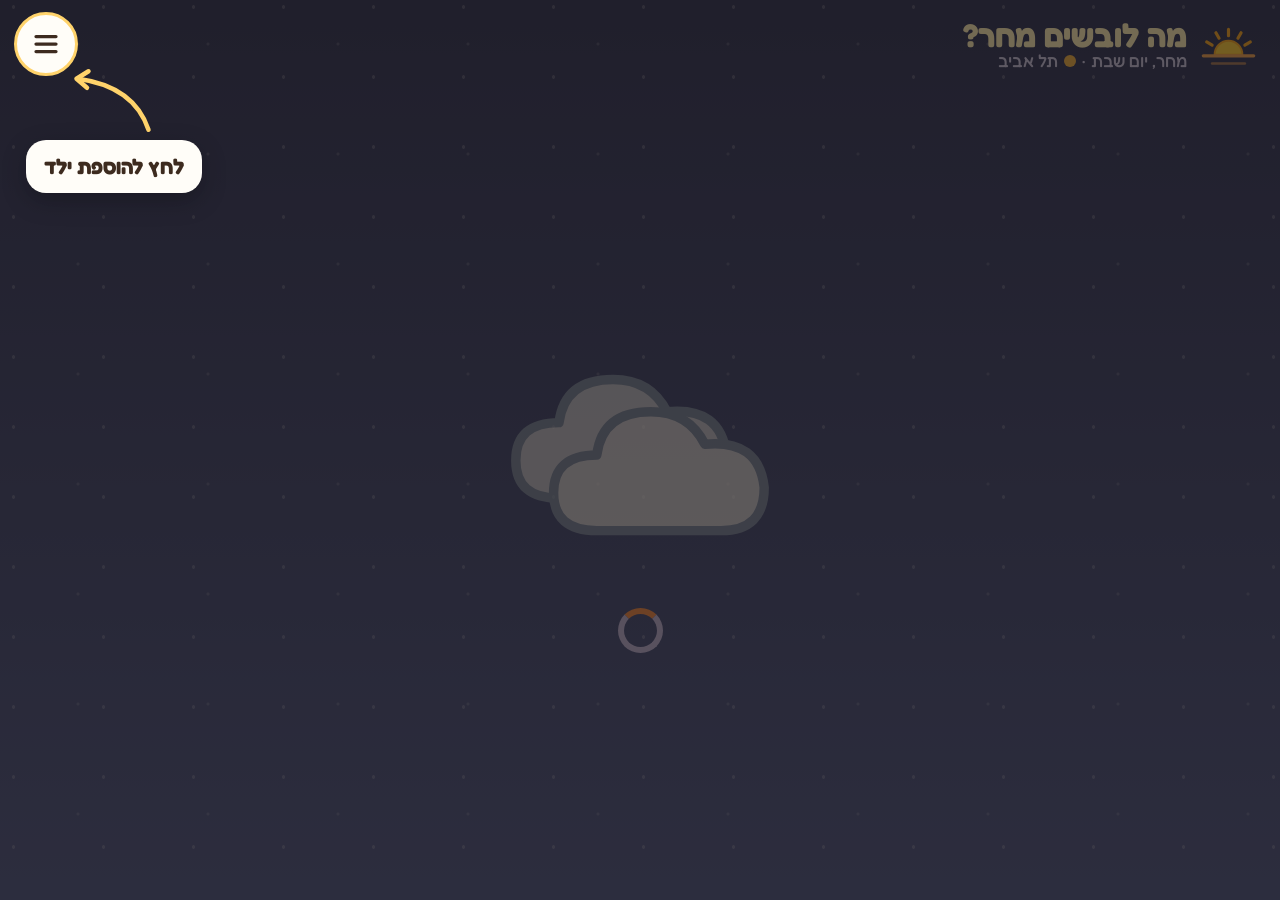
<file: index.html>
<!doctype html>
<html lang="he" dir="rtl">
<head>
  <meta charset="utf-8">
  <meta name="viewport" content="width=device-width, initial-scale=1, viewport-fit=cover">
  <title>מה לובשים היום?</title>
  <meta name="theme-color" content="#fff4e0">
  <link rel="manifest" href="manifest.webmanifest">
  <link rel="icon" href="icons/icon.svg" type="image/svg+xml">
  <link rel="apple-touch-icon" href="icons/icon-192.png">
  <link rel="preconnect" href="https://fonts.googleapis.com">
  <link rel="preconnect" href="https://fonts.gstatic.com" crossorigin>
  <link href="https://fonts.googleapis.com/css2?family=Fredoka:wght@500;700&display=swap" rel="stylesheet">
  <link rel="stylesheet" href="style.css">
</head>
<body>
  <div id="app"></div>
  <script type="module" src="js/app.js"></script>
</body>
</html>
</file>
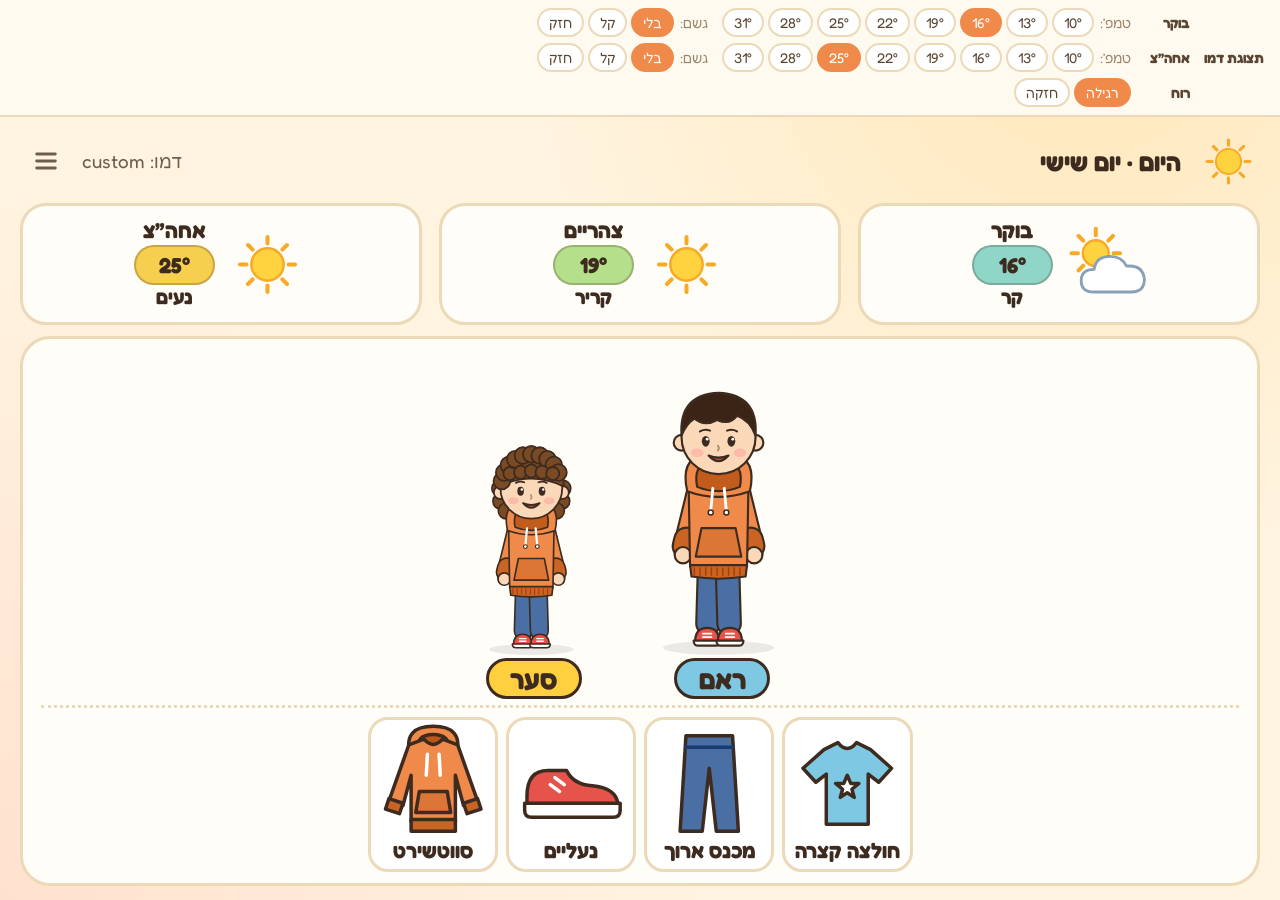
<file: demo.html>
<!doctype html>
<html lang="he" dir="rtl">
<head>
<meta charset="utf-8">
<meta name="viewport" content="width=device-width, initial-scale=1, viewport-fit=cover">
<title>מה לובשים היום?</title>
<meta name="claude:viewport-fit-sides" content="cover">
<link rel="preconnect" href="https://fonts.googleapis.com">
<link rel="preconnect" href="https://fonts.gstatic.com" crossorigin>
<link href="https://fonts.googleapis.com/css2?family=Fredoka:wght@500;700&display=swap" rel="stylesheet">
<style>
:root {
  --ink: #3d2b1f;
  --paper: #fff4e0;
  --card: #fffdf8;
  --edge: #ecd9b8;
  --muted: #9c8468;
  --accent: #f08a4b;
}

* { box-sizing: border-box; }

html, body {
  margin: 0;
  height: 100%;
  overflow: hidden;
  font-family: 'Fredoka', 'Varela Round', system-ui, sans-serif;
  color: var(--ink);
  -webkit-tap-highlight-color: transparent;
  user-select: none;
}

body {
  background:
    radial-gradient(circle at 85% 0%, #ffe7b8 0, transparent 40%),
    radial-gradient(circle at 0% 100%, #ffe1cf 0, transparent 45%),
    var(--paper);
  transition: background 1s;
}

body.tomorrow {
  --paper: #2f3c6e;
  --card: #f4f2ff;
  --edge: #b9b3e0;
  background:
    radial-gradient(circle at 15% 10%, rgba(255,255,255,.18) 0 1.5px, transparent 2px) 0 0 / 90px 70px,
    radial-gradient(circle at 60% 40%, rgba(255,255,255,.14) 0 1px, transparent 2px) 0 0 / 130px 110px,
    linear-gradient(#26305c, #46558c);
}

#app {
  flex: 1;
  min-height: 0;
  display: flex;
  flex-direction: column;
  gap: 1.2vh;
  padding: max(1.4vh, env(safe-area-inset-top)) 1.6vw 1.6vh;
}

/* ---------- header ---------- */
.top {
  display: flex;
  align-items: center;
  justify-content: space-between;
  height: 7vh;
  min-height: 40px;
}
.day-badge {
  white-space: nowrap;
  display: flex;
  align-items: center;
  gap: .6em;
  height: 100%;
  font-size: clamp(16px, 2.8vh, 30px);
  font-weight: 700;
}
.day-badge .wx-svg { height: 100%; width: auto; }
.tomorrow .day-badge { color: #fff4c2; }
.where {
  display: flex;
  align-items: center;
  gap: .5em;
  color: var(--ink);
  opacity: .75;
  font-size: clamp(14px, 2.1vh, 20px);
}
.tomorrow .where { color: #c7c9ec; }
.stale { width: .7em; height: .7em; border-radius: 50%; background: #f0b44b; display: inline-block; }
.gear {
  border: 0;
  background: none;
  color: inherit;
  width: 52px;
  height: 52px;
  padding: 12px;
  border-radius: 14px;
  cursor: pointer;
  display: grid;
  place-items: center;
}
.gear svg { width: 100%; height: 100%; fill: none; stroke: currentColor; stroke-width: 2.4; stroke-linecap: round; }
.gear:hover, .gear:focus-visible { background: rgba(61,43,31,.08); }
.gear:focus-visible { outline: 3px solid var(--accent); outline-offset: 2px; }

/* ---------- timeline: morning / noon / evening ---------- */
.timeline {
  display: grid;
  grid-template-columns: repeat(3, 1fr);
  gap: 1.4vw;
  height: 13.5vh;
  min-height: 88px;
}
.phase {
  display: flex;
  align-items: center;
  justify-content: center;
  gap: 1vw;
  min-width: 0;
  padding: 1vh 1vw;
  border-radius: 26px;
  background: var(--card);
  border: 3px solid var(--edge);
}
.phase .sky-svg { height: clamp(28px, 7vh, 70px); width: auto; flex: none; }
.phase .wx-svg { height: clamp(40px, 9vh, 100px); width: auto; flex: none; }
.ptext { display: flex; flex-direction: column; align-items: center; gap: .4vh; }
.pname { font-weight: 700; font-size: clamp(14px, 2.4vh, 26px); line-height: 1; }
.tchip {
  min-width: 9vh;
  height: 4.4vh;
  min-height: 22px;
  padding: 0 .6em;
  border-radius: 99px;
  border: 2.5px solid rgba(61,43,31,.25);
  font-weight: 700;
  font-size: clamp(13px, 2.4vh, 26px);
  display: grid;
  place-items: center;
}
.pfeel { font-weight: 700; font-size: clamp(13px, 2.2vh, 24px); line-height: 1; }
.pop { font-size: clamp(12px, 2vh, 20px); color: #1f6fbf; font-weight: 700; line-height: 1; }

/* ---------- the scene: all kids together ---------- */
.scene {
  flex: 1;
  min-height: 0;
  display: flex;
  flex-direction: column;
  background: var(--card);
  border: 3px solid var(--edge);
  border-radius: 30px;
  padding: 1.4vh 1.4vw 1.2vh;
}
.scene-body {
  flex: 1;
  min-height: 0;
  container-type: size; /* figures are sized from this box's height */
  display: flex;
  align-items: stretch;
  justify-content: center;
  gap: 3vw;
}
.figs {
  flex: 0 1 auto;
  min-width: 0;
  display: flex;
  align-items: stretch;
  justify-content: center;
  gap: 1.5vw;
}
.fig {
  flex: 0 1 auto;
  min-width: 0;
  display: flex;
  flex-direction: column;
  align-items: center;
}
.fig-art {
  flex: 1 1 0;
  min-height: 0;
  display: flex;
  align-items: flex-end;
  justify-content: center;
}
.fig-name {
  flex: none;
  margin-top: .4vh;
  font-weight: 700;
  font-size: clamp(16px, 3vh, 32px);
  padding: .05em .8em;
  border-radius: 99px;
  background: var(--c);
  border: 3px solid var(--ink);
}
.kid-svg {
  /* full scene height minus room for the name tag, scaled by age */
  height: calc((100cqh - 56px) * var(--h, 100) / 100);
  width: auto;
  max-width: 100%;
  aspect-ratio: 270 / 410;
}
.kid-svg.tall { aspect-ratio: 270 / 470; }

/* the bag: items needed later, going into the backpack */
.bag {
  flex: none;
  align-self: center;
  display: flex;
  flex-direction: column;
  align-items: center;
  gap: 1vh;
  padding: 1.6vh 1.2vw;
  border: 3px dashed #e7b77a;
  border-radius: 26px;
  background: #fff6ea;
  max-width: 45%;
}
.bag-title { font-weight: 700; font-size: clamp(14px, 2.4vh, 26px); color: #b5702f; }
.bag-items { display: flex; flex-wrap: wrap; justify-content: center; gap: 1vh; }
.card {
  width: clamp(56px, 12vh, 130px);
  display: flex;
  flex-direction: column;
  align-items: center;
  background: #fff;
  border: 3px solid var(--edge);
  border-radius: 20px;
  padding: 4px;
}
.card .item-svg { width: 100%; height: auto; }
.clabel { font-size: clamp(11px, 1.8vh, 18px); line-height: 1.1; text-align: center; padding-bottom: 2px; }
.bag-arrow { font-size: clamp(18px, 3.4vh, 36px); color: #e7b77a; line-height: 1; }
.bag-icon { width: clamp(60px, 14vh, 150px); display: flex; }
.bag-icon svg { width: 100%; height: auto; }

/* scale with the scene's height so the panel never spills onto the cards */
.bag { max-height: 100%; gap: min(1vh, 2cqh); padding-block: min(1.6vh, 3cqh); }
.bag .card { width: clamp(44px, min(10vh, 24cqh), 110px); }
.bag .bag-icon { width: clamp(40px, min(11vh, 24cqh), 120px); }
.bag .bag-title { font-size: clamp(13px, min(2.4vh, 6cqh), 26px); }
.bag .bag-arrow { font-size: clamp(14px, min(3.4vh, 7cqh), 36px); }

/* what to wear, as cards under the figure */
.items {
  flex: none;
  display: flex;
  flex-wrap: nowrap;
  justify-content: center;
  gap: .6vw;
  padding-top: 1vh;
  margin-top: .6vh;
  border-top: 3px dotted var(--edge);
}
.items .card { width: auto; flex: 0 1 clamp(70px, 14.5vh, 160px); min-width: min-content; }
.items .clabel { font-size: clamp(13px, 2.3vh, 22px); font-weight: 700; }



.empty {
  flex: 1;
  display: grid;
  place-items: center;
  align-content: center;
  gap: 2vh;
}
.empty .wx-svg { width: 30vh; opacity: .7; }
.spinner {
  width: 5vh; height: 5vh;
  border: .7vh solid var(--edge);
  border-top-color: var(--accent);
  border-radius: 50%;
  animation: spin 1s linear infinite;
}
@keyframes spin { to { transform: rotate(360deg); } }

/* ---------- night dimming ---------- */
body.night::after {
  content: '';
  position: fixed;
  inset: 0;
  background: #000;
  opacity: .5;
  pointer-events: none;
  transition: opacity 2s;
}

/* ---------- settings ---------- */
.settings {
  position: fixed;
  inset: 0;
  z-index: 10;
  background: rgba(40, 28, 18, .55);
  display: grid;
  place-items: center;
  user-select: text;
}
.panel {
  width: min(960px, 94vw);
  max-height: 94vh;
  max-height: 94dvh;
  overscroll-behavior: contain;
  overflow: auto;
  background: #fffdf8;
  border-radius: 24px;
  padding: 20px 24px;
  font-size: 18px;
  color: var(--ink);
}
.panel h2 { margin: 0 0 12px; }
fieldset { min-width: 0; border: 2px solid var(--edge); border-radius: 16px; margin: 0 0 14px; padding: 10px 14px 14px; }
legend { font-weight: 700; padding: 0 6px; }
.panel label { display: flex; align-items: center; justify-content: space-between; gap: 10px; margin: 8px 0; }
.panel input, .panel select, .panel button {
  font: inherit;
  font-size: 17px;
  padding: 6px 10px;
  border: 2px solid var(--edge);
  border-radius: 12px;
  background: #fff;
  color: var(--ink);
}
.panel input[type=number] { width: 80px; }
.panel .row { display: flex; align-items: center; gap: 8px; flex-wrap: wrap; margin: 8px 0; }
.panel .row > span { min-width: 52px; }
.pill.on { background: var(--accent); border-color: var(--accent); color: #fff; }
.sw { width: 34px; height: 34px; padding: 0 !important; border-radius: 50% !important; border: 3px solid #fff !important; box-shadow: 0 0 0 2px var(--edge); }
.sw.on { box-shadow: 0 0 0 3px var(--ink); }
.hint { color: var(--muted); font-size: 15px; }
.kid-edit { display: flex; gap: 16px; padding: 10px 0; border-bottom: 2px dotted var(--edge); }
.kid-edit:last-of-type { border-bottom: 0; }
.kid-prev { width: 110px; flex: none; }
.kid-prev svg { width: 100%; height: auto; }
.kid-fields { flex: 1; }
.remove { color: #c2453f; }
.add { width: 100%; margin-top: 8px; }
#cityres { display: flex; flex-direction: column; gap: 6px; }
.city { text-align: start; }
.city small { color: var(--muted); }
.actions { display: flex; gap: 10px; position: sticky; bottom: -20px; background: #fffdf8; padding: 10px 0; }
.save { background: var(--accent) !important; border-color: var(--accent) !important; color: #fff !important; font-weight: 700; flex: 1; }

/* ---------- narrow screens (phones): let the page scroll, stack kids ---------- */
@media (max-width: 700px), (max-height: 500px) {
  /* let the document itself scroll (not the body), like a normal page */
  html { height: auto; overflow: auto; }
  body { height: auto; min-height: 100%; overflow: visible; }
  #app { height: auto; min-height: 100%; gap: 10px; padding-left: max(12px, env(safe-area-inset-left, 0px)); padding-right: max(12px, env(safe-area-inset-right, 0px)); }
  .top { height: 44px; }
  .day-badge { font-size: 18px; }
  .timeline { height: auto; min-height: 0; gap: 6px; }
  .phase { flex-direction: column; gap: 4px; padding: 8px 4px; border-radius: 18px; }
  .phase .sky-svg { height: 26px; }
  .phase .wx-svg { height: 44px; }
  .tchip { min-width: 60px; height: 24px; font-size: 13px; }
  .scene { padding: 10px; border-radius: 22px; }
  .scene-body { flex: none; container-type: normal; flex-direction: column; align-items: center; gap: 10px; }
  .figs { gap: 4px; }
  .fig-art { flex: none; }
  .fig-name { font-size: 15px; }
  .kid-svg { height: calc(var(--h, 100) * 2.6px); }
  .kids-3 .kid-svg { height: calc(var(--h, 100) * 2px); }
  .bag { max-width: 100%; flex-direction: row; flex-wrap: wrap; justify-content: center; }
  .bag { padding: 10px 8px; border-radius: 18px; }
  .items .card { width: auto; flex-basis: 56px; }
  .card, .bag .card { width: 56px; border-radius: 14px; border-width: 2px; }
  .bag-icon { width: 60px; }
  .clabel { font-size: 11px; }
}

/* rules table in settings */
.rules-wrap { overflow-x: auto; margin: 8px 0; }
.rules { border-collapse: collapse; font-size: 15px; min-width: 700px; }
.rules th, .rules td { padding: 4px 6px; text-align: center; border-bottom: 1px solid var(--edge); vertical-align: middle; }
.rules thead th { font-weight: 500; color: var(--muted); font-size: 13px; line-height: 1.15; }
.rules .th-ic { display: block; width: 30px; margin: 0 auto 2px; }
.rules .th-ic svg { width: 100%; height: auto; }
.rules th.lvl { text-align: start; font-weight: 700; white-space: nowrap; }
.rules td.rng { white-space: nowrap; }
.panel .rules input[type=number] { width: 58px; padding: 4px 6px; }
.panel .rules select { font-size: 16px; padding: 4px 6px; }
.rules input[type=checkbox] { width: 22px; height: 22px; accent-color: var(--accent); }
.panel label > span { display: inline-flex; align-items: center; gap: 6px; }
.panel label > span input[type=number] { width: 72px; }


/* tomorrow (evening) mode: unmistakable even without reading */
.tomorrow .day-badge { font-size: clamp(20px, 4.2vh, 44px); }
.tomorrow .scene { background: #ecebff; border-color: #b9b3e0; position: relative; }
.tomorrow-ribbon {
  position: absolute;
  top: 1.2vh;
  inset-inline-start: 50%;
  transform: translateX(50%);
  display: flex;
  align-items: center;
  gap: .4em;
  padding: .2em 1em .2em .6em;
  border-radius: 99px;
  background: #2f3c6e;
  color: #fff4c2;
  font-weight: 700;
  font-size: clamp(18px, 3.4vh, 36px);
  z-index: 1;
}
.tomorrow-ribbon .wx-svg { height: 1.6em; width: auto; }

/* settings: controls next to their labels, bigger checkboxes */
.panel fieldset > label { max-width: 560px; }
.rules input[type=checkbox] { width: 30px; height: 30px; }



@media (max-width: 700px), (max-height: 500px) {
  .bag-arrow { transform: rotate(90deg); } /* the bag row runs sideways on phones */
  .items { gap: 4px; }
  .items .card { flex: 1 1 0; min-width: 0; max-width: 76px; }
  .items .clabel { font-size: 12px; }
  .tomorrow-ribbon { position: static; transform: none; align-self: center; margin-bottom: 6px; font-size: 18px; }
}

/* settings tabs */
.tabs { display: flex; gap: 6px; margin: 0 0 14px; border-bottom: 2px solid var(--edge); }
.panel .tab {
  border: 0;
  border-radius: 12px 12px 0 0;
  background: transparent;
  padding: 10px 18px;
  font-weight: 700;
  color: var(--muted);
  margin-bottom: -2px;
  border-bottom: 3px solid transparent;
}
.panel .tab.on { color: var(--ink); border-bottom-color: var(--accent); background: #fff6ea; }

/* rules table: keep the level names visible while scrolling sideways */
.rules th.lvl, .rules thead th:first-child {
  position: sticky;
  inset-inline-start: 0;
  background: #fffdf8;
  z-index: 1;
  box-shadow: -6px 0 6px -6px rgba(61,43,31,.25);
}

/* ---------- phones: fixes from the phone review ---------- */
@media (max-width: 700px), (max-height: 500px) {
  #app { padding-bottom: max(1.6vh, env(safe-area-inset-bottom, 0px)); }

  /* kid editor: stack the preview above the fields so nothing runs off-screen */
  .kid-edit { flex-direction: column; align-items: center; gap: 4px; }
  .kid-prev { width: 80px; }
  .kid-fields { width: 100%; min-width: 0; }
  .panel .kid-fields input:not([type=number]) { flex: 1 1 0; min-width: 0; width: auto; }

  /* clothing cards wrap into rows of four instead of squashing */
  .items { flex-wrap: wrap; }
  .items .card, .kids-3 .items .card { flex: 0 0 calc(25% - 4px); max-width: 110px; }

  /* header: keep the menu button on screen */
  .tomorrow .day-badge { font-size: 20px; }
  .where { min-width: 0; }
  .day-badge { flex: none; }
  .top { gap: 10px; }
  .where { flex: 1 1 0; justify-content: flex-end; }
  .where span { min-width: 0; overflow: hidden; text-overflow: ellipsis; white-space: nowrap; }
  .gear { flex: none; }

  /* kids stand on the same ground line; scene fills the card */
  .figs { align-items: flex-end; }
  .scene-body { flex: 1 0 auto; justify-content: center; }

  /* comfortable touch targets in settings */
  .panel input:not([type=checkbox]), .panel select, .panel button:not(.sw) { min-height: 44px; }
  .sw { width: 40px; height: 40px; }
  .panel .row { gap: 10px; }
  .rules { min-width: 600px; }
}

/* "שים לב" row: only shown when something is unusual */
.alerts {
  flex: none;
  display: flex;
  flex-wrap: wrap;
  align-items: center;
  justify-content: center;
  gap: .6vh 1vw;
  padding: .8vh 1.2vw;
  border-radius: 20px;
  background: #fff1d6;
  border: 3px solid #f0c27a;
}
.alerts-title {
  font-size: clamp(15px, 2.4vh, 26px);
  color: #9a5a12;
  padding-inline-end: .4em;
}
.alerts-title::before { content: '⚠️ '; }
.alert {
  display: flex;
  align-items: center;
  gap: .4em;
  padding: .15em .8em .15em .5em;
  border-radius: 99px;
  background: #fffaf0;
  border: 2px solid #f3d29c;
  font-weight: 700;
  font-size: clamp(14px, 2.2vh, 24px);
  color: var(--ink);
}
.alert .wx-svg { height: 1.7em; width: auto; flex: none; }
.tomorrow .alerts { background: #ecebff; border-color: #b9b3e0; }
.tomorrow .alerts-title { color: #2f3c6e; }
@media (max-width: 700px), (max-height: 500px) {
  .alerts { padding: 8px; gap: 6px; border-radius: 16px; justify-content: flex-start; }
  .alerts-title { width: 100%; font-size: 16px; }
  .alert { font-size: 14px; }
}

/* ---- demo wrapper (single-look storybook page; day = paper, "tomorrow" = night sky) ---- */
:root { --bar: #fffaf0; --bar-ink: #5b4634; --chip: #ffffff; --chip-on: #f08a4b; }
html, body { height: 100%; }
html { background: #fff4e0; }
body { display: flex; flex-direction: column; background-color: #fff4e0; color: var(--ink); direction: rtl; }
.demo-bar {
  flex: none; display: flex; flex-wrap: wrap; align-items: center; gap: 6px 14px;
  padding-block: 8px; padding-left: max(16px, env(safe-area-inset-left, 0px)); padding-right: max(16px, env(safe-area-inset-right, 0px));
  background: var(--bar); color: var(--bar-ink); border-bottom: 2px solid #ecd9b8; font-size: 14px;
}
.demo-bar b { font-weight: 700; }
.demo-rows { display: flex; flex-direction: column; gap: 6px; min-width: 0; }
.demo-line { display: flex; flex-wrap: wrap; align-items: center; gap: 4px 14px; }
.demo-half { min-width: 3.2em; }
.demo-group { display: flex; flex-wrap: wrap; gap: 4px; align-items: center; }
.demo-group span { color: #9c8468; margin-inline-end: 2px; }
.demo-bar button {
  font: inherit; font-size: 14px; padding: 4px 10px; border-radius: 99px; cursor: pointer;
  border: 2px solid #ecd9b8; background: var(--chip); color: var(--bar-ink);
}
.demo-bar button[aria-pressed="true"] { background: var(--chip-on); border-color: var(--chip-on); color: #fff; }
.demo-bar button:focus-visible { outline: 3px solid #3d8fe0; outline-offset: 2px; }
#app { padding-left: max(1.6vw, env(safe-area-inset-left, 0px)); padding-right: max(1.6vw, env(safe-area-inset-right, 0px)); }
@media (max-width: 700px) { .demo-bar { font-size: 13px; } html, body { overflow: auto; height: auto; min-height: 100%; } #app { flex: none; } }
</style>
<div class="demo-bar" id="demo-bar">
  <b>תצוגת דמו</b>
  <div class="demo-rows">
    <div class="demo-line"><b class="demo-half">בוקר</b><div class="demo-group" id="g-mt"><span>טמפ׳:</span></div><div class="demo-group" id="g-mr"><span>גשם:</span></div></div>
    <div class="demo-line"><b class="demo-half">אחה״צ</b><div class="demo-group" id="g-at"><span>טמפ׳:</span></div><div class="demo-group" id="g-ar"><span>גשם:</span></div></div>
    <div class="demo-line"><b class="demo-half">רוח</b><div class="demo-group" id="g-wd"></div></div>
  </div>
</div>
<div id="app"></div>
<script>
try { if (localStorage.getItem('mc.demoVer') !== '4') { localStorage.setItem('mc.demoVer', '4'); localStorage.setItem('mc.demo.settings', JSON.stringify({ configured: true, kids: [{ id: 'a', name: 'ראם', age: 8, look: 'boy', skin: 0, hair: 0, hairStyle: 'short', color: '#7ec8e3', offset: 0 }, { id: 'b', name: 'סער', age: 4, look: 'boy', skin: 0, hair: 1, hairStyle: 'curly', color: '#ffcf3f', offset: 0 }] })); } } catch (e) {}
</script>
<script type="module">
// Storybook-style SVG drawings: the kid figure (built from clothing layers),
// clothing item icons and weather icons. Everything is drawn in code so any
// combination of clothes composes automatically.

const O = '#3d2b1f'; // outline colour
const SW = 3; // outline width

const SKINS = ['#fbd9b8', '#eebf94', '#cf9566', '#8f5c3c'];
const HAIRS = ['#3b2416', '#7a4a24', '#d9a441', '#1f1a17', '#b5522b'];
const SHIRT_COLORS = ['#ffcf3f', '#ff8fb1', '#7ec8e3', '#9ad97a', '#c79bf2', '#ff9f5a'];

const COLORS = {
  sweatshirt: '#f08a4b',
  coat: '#7b5cd6',
  pants: '#4a6fa5',
  shorts: '#5fae6e',
  sneakers: '#e5534b',
  boots: '#f6c23e',
  sandals: '#a8703f',
  beanie: '#d94f70',
  gloves: '#d94f70',
  scarf: '#d94f70',
  cap: '#3fa7a0',
  umbrella: '#e5534b',
  bottle: '#8fd0f2',
  sunscreen: '#ffd166',
  backpack: '#e98a3c',
};

const lerp = (a, b, t) => a + (b - a) * t;

function shade(hex, amt) {
  const n = parseInt(hex.slice(1), 16);
  const c = (v) => Math.max(0, Math.min(255, Math.round(v + amt * 255)));
  const r = c(n >> 16), g = c((n >> 8) & 255), b = c(n & 255);
  return '#' + ((1 << 24) | (r << 16) | (g << 8) | b).toString(16).slice(1);
}

// A limb/sleeve: thick round line with a darker outline line underneath.
function limb(x1, y1, x2, y2, w, color) {
  return `<line x1="${x1}" y1="${y1}" x2="${x2}" y2="${y2}" stroke="${O}" stroke-width="${w + SW * 2}" stroke-linecap="round"/>` +
    `<line x1="${x1}" y1="${y1}" x2="${x2}" y2="${y2}" stroke="${color}" stroke-width="${w}" stroke-linecap="round"/>`;
}

function partial(x1, y1, x2, y2, frac, w, color) {
  return limb(x1, y1, lerp(x1, x2, frac), lerp(y1, y2, frac), w, color);
}

const shape = (d, fill, extra = '') =>
  `<path d="${d}" fill="${fill}" stroke="${O}" stroke-width="${SW}" stroke-linejoin="round" stroke-linecap="round" ${extra}/>`;
const line = (d, color = O, w = SW, extra = '') =>
  `<path d="${d}" fill="none" stroke="${color}" stroke-width="${w}" stroke-linecap="round" stroke-linejoin="round" ${extra}/>`;

// Body geometry (viewBox -10 -60 270 470, centre x = 120)
const ARM_L = [92, 172, 70, 262];
const ARM_R = [148, 172, 170, 262];
const LEG_L = [108, 262, 105, 366];
const LEG_R = [132, 262, 135, 366];

const TORSO = {
  shirt: 'M84,168 Q86,152 106,148 L134,148 Q154,152 156,168 L152,270 Q120,278 88,270 Z',
  sweatshirt: 'M78,166 Q80,146 104,142 L136,142 Q160,146 162,166 L160,280 L80,280 Z',
  // puffer: much wider than the body, scalloped sides, reaches mid-thigh
  coat: 'M84,150 Q100,140 120,142 Q140,140 156,150 Q176,158 174,172 Q184,190 174,208 Q184,226 174,244 Q184,262 174,280 Q184,298 172,318 Q146,330 120,327 Q94,330 68,318 Q56,298 66,280 Q56,262 66,244 Q56,226 66,208 Q56,190 66,172 Q64,158 84,150 Z',
};

function drawShoes(kind, skin) {
  let s = '';
  for (const [x, flip] of [[104, -1], [136, 1]]) {
    const y = 378;
    if (kind === 'sneakers') {
      const c = COLORS.sneakers;
      s += shape(`M${x - 17},${y + 8} Q${x - 17},${y - 12} ${x},${y - 12} Q${x + 17},${y - 12} ${x + 17},${y + 8} Z`, c);
      s += shape(`M${x - 19},${y + 6} L${x + 19},${y + 6} Q${x + 19},${y + 13} ${x + 12},${y + 13} L${x - 12},${y + 13} Q${x - 19},${y + 13} ${x - 19},${y + 6} Z`, '#ffffff');
      s += line(`M${x - 6},${y - 4} L${x + 6},${y - 4} M${x - 6},${y + 1} L${x + 6},${y + 1}`, '#ffffff', 2.5);
    } else if (kind === 'sandals') {
      s += shape(`M${x - 13},${y + 6} Q${x - 13},${y - 12} ${x},${y - 12} Q${x + 13},${y - 12} ${x + 13},${y + 6} Z`, skin);
      s += shape(`M${x - 18},${y + 6} L${x + 18},${y + 6} Q${x + 18},${y + 13} ${x + 11},${y + 13} L${x - 11},${y + 13} Q${x - 18},${y + 13} ${x - 18},${y + 6} Z`, COLORS.sandals);
      s += line(`M${x - 13},${y - 4} L${x + 13},${y - 4} M${x - 12},${y + 2} L${x + 12},${y + 2}`, shade(COLORS.sandals, -0.1), 5);
    } else if (kind === 'boots') {
      const c = COLORS.boots;
      s += shape(`M${x - 15},${y - 46} L${x + 15},${y - 46} L${x + 15},${y - 6} Q${x + 15 + flip * 6},${y - 4} ${x + 18 * 1},${y + 6} L${x + 18},${y + 9} L${x - 18},${y + 9} L${x - 18},${y + 6} Q${x - 18},${y - 4} ${x - 15},${y - 8} Z`, c);
      s += shape(`M${x - 20},${y + 6} L${x + 20},${y + 6} L${x + 20},${y + 13} L${x - 20},${y + 13} Z`, '#5a4636');
      s += line(`M${x - 15},${y - 38} L${x + 15},${y - 38}`, shade(c, -0.15), 4);
      s += line(`M${x - 8},${y - 30} L${x - 8},${y - 10}`, '#fff8d6', 4, 'opacity="0.8"');
    }
  }
  return s;
}

const circ = (x, y, r, fill) => `<circle cx="${x}" cy="${y}" r="${r}" fill="${fill}" stroke="${O}" stroke-width="${SW}"/>`;

// hair styles: 'short', 'curly', 'long'
function backHair(style, hair) {
  if (style === 'long') {
    return shape('M64,98 Q58,34 120,32 Q182,34 176,98 L182,176 Q168,190 152,172 L152,120 L88,120 L88,172 Q72,190 58,176 Z', hair);
  }
  if (style === 'curly') {
    // volume behind the ears
    return [[62, 96], [178, 96], [64, 120], [176, 120], [74, 138], [166, 138]].map(([x, y]) => circ(x, y, 15, hair)).join('');
  }
  return '';
}

function frontHair(style, hair, covered, bow) {
  if (style === 'curly') {
    if (covered) return [[66, 98], [174, 98], [70, 118], [170, 118]].map(([x, y]) => circ(x, y, 12, hair)).join('');
    let s = shape('M66,96 Q62,40 120,38 Q178,40 174,96 Q120,70 66,96 Z', hair);
    for (let a = -172; a <= -8; a += 16.4) {
      const r = (a * Math.PI) / 180;
      s += circ(120 + Math.cos(r) * 50, 94 + Math.sin(r) * 52, 14, hair);
    }
    for (let x = 84; x <= 156; x += 18) s += circ(x, 70 + Math.abs(x - 120) * 0.12, 11, hair);
    return s;
  }
  if (covered) {
    return style === 'long'
      ? shape('M70,84 Q66,112 72,128 L80,128 Q78,104 84,86 Z', hair) + shape('M170,84 Q174,112 168,128 L160,128 Q162,104 156,86 Z', hair)
      : '';
  }
  if (style === 'long') {
    let s = shape('M66,100 Q60,36 120,34 Q180,36 174,100 Q168,72 150,62 Q140,80 118,74 Q98,84 82,70 Q70,80 66,100 Z', hair);
    if (bow) {
      s += shape('M150,52 L166,42 L168,62 Z', '#ff6b9a') + shape('M150,52 L136,40 L134,60 Z', '#ff6b9a') +
        `<circle cx="150" cy="52" r="5" fill="#ff6b9a" stroke="${O}" stroke-width="${SW}"/>`;
    }
    return s;
  }
  return shape('M68,96 Q64,38 120,36 Q176,38 172,96 Q164,74 146,68 Q136,82 118,74 Q100,84 86,72 Q74,80 68,96 Z', hair);
}

const hairStyleOf = (child) => child.hairStyle || (child.look === 'girl' ? 'long' : 'short');

function face(skin, mood) {
  let s = '';
  s += `<circle cx="68" cy="106" r="11" fill="${skin}" stroke="${O}" stroke-width="${SW}"/>`;
  s += `<circle cx="172" cy="106" r="11" fill="${skin}" stroke="${O}" stroke-width="${SW}"/>`;
  s += `<circle cx="120" cy="98" r="52" fill="${skin}" stroke="${O}" stroke-width="${SW}"/>`;
  // eyes
  s += `<ellipse cx="102" cy="104" rx="5.5" ry="7.5" fill="${O}"/><ellipse cx="138" cy="104" rx="5.5" ry="7.5" fill="${O}"/>`;
  s += `<circle cx="104" cy="101" r="2" fill="#fff"/><circle cx="140" cy="101" r="2" fill="#fff"/>`;
  // brows
  s += line('M94,90 Q101,86 108,89') + line('M132,89 Q139,86 146,90');
  // cheeks
  const cheek = mood === 'cold' ? '#ff6f7d' : '#ff9a9a';
  const op = mood === 'cold' ? 0.75 : 0.5;
  s += `<ellipse cx="90" cy="120" rx="9" ry="6" fill="${cheek}" opacity="${op}"/><ellipse cx="150" cy="120" rx="9" ry="6" fill="${cheek}" opacity="${op}"/>`;
  // nose + smile
  s += line('M119,110 Q122,114 119,117', shade(skin, -0.3), 2.5);
  s += shape('M106,124 Q120,140 134,124 Q120,130 106,124 Z', '#c2453f');
  if (mood === 'hot') {
    s += shape('M164,66 Q172,78 168,84 Q160,86 160,78 Q160,72 164,66 Z', '#8fd0f2');
  }
  if (mood === 'cold') {
    s += `<g opacity="0.85" fill="#ffffff" stroke="#b9d4ee" stroke-width="2"><circle cx="152" cy="136" r="7"/><circle cx="164" cy="132" r="9"/><circle cx="178" cy="128" r="6"/></g>`;
  }
  return s;
}

function drawTop(kind, color, look) {
  let s = shape(TORSO.shirt, color);
  if (kind === 'longsleeve') {
    // stripes
    for (let y = 172; y < 268; y += 16) {
      const half = lerp(35, 32, (y - 168) / 100);
      s += line(`M${120 - half + 1},${y} L${120 + half - 1},${y}`, shade(color, 0.22), 6);
    }
    s += `<path d="${TORSO.shirt}" fill="none" stroke="${O}" stroke-width="${SW}" stroke-linejoin="round"/>`;
  } else {
    // tee motif
    s += look === 'girl'
      ? shape('M120,224 Q100,206 106,196 Q112,186 120,196 Q128,186 134,196 Q140,206 120,224 Z', '#ffffff')
      : shape('M120,186 L126,200 L141,201 L129,210 L133,225 L120,216 L107,225 L111,210 L99,201 L114,200 Z', '#ffffff');
  }
  return s;
}

function drawSweatshirt(hood = true) {
  const c = COLORS.sweatshirt;
  let ticks = '';
  for (let x = 86; x <= 154; x += 8) ticks += `M${x},282 L${x},292 `;
  return shape(TORSO.sweatshirt, c) +
    // ribbed hem band
    shape('M80,278 L160,278 L158,294 Q120,300 82,294 Z', shade(c, -0.15)) + line(ticks, shade(c, -0.3), 2) +
    // big kangaroo pocket
    shape('M96,226 L144,226 L152,266 L88,266 Z', shade(c, -0.08)) +
    (hood
      // hood resting on the shoulders behind the neck (the head covers its top)
      ? shape('M76,174 Q66,130 98,122 L142,122 Q174,130 164,174 Q120,190 76,174 Z', c) +
        shape('M90,168 Q84,138 106,132 L134,132 Q156,138 150,168 Q120,180 90,168 Z', shade(c, -0.18))
      : '') +
    // drawstrings
    line('M112,170 L109,202 M128,170 L131,202', '#ffffff', 4) +
    `<circle cx="109" cy="204" r="3.5" fill="#ffffff" stroke="${O}" stroke-width="2"/><circle cx="131" cy="204" r="3.5" fill="#ffffff" stroke="${O}" stroke-width="2"/>`;
}

function drawCoat() {
  const c = COLORS.coat;
  let s = shape(TORSO.coat, c);
  // puffy bands: highlight arc at the top of each band, seam at the bottom
  for (const y of [184, 220, 256, 292]) s += line(`M${80},${y} Q120,${y - 8} ${160},${y}`, shade(c, 0.28), 5, 'opacity="0.7"');
  for (const y of [208, 244, 280]) s += line(`M68,${y} Q120,${y + 10} 172,${y}`, shade(c, -0.22), 3);
  s += line('M120,152 L120,326', shade(c, -0.32), 3);
  s += shape('M115,176 L125,176 L125,190 L115,190 Z', '#e9e4ff');
  s += shape('M80,262 L106,262 L106,274 L80,274 Z', shade(c, -0.1));
  s += shape('M134,262 L160,262 L160,274 L134,274 Z', shade(c, -0.1));
  // fur collar
  for (let x = 88; x <= 152; x += 8) {
    const t = (x - 120) / 32;
    s += `<circle cx="${x}" cy="${(140 + 12 * (1 - t * t)).toFixed(1)}" r="9" fill="#f7f3ea" stroke="${O}" stroke-width="2.5"/>`;
  }
  return s;
}

function drawScarf() {
  const c = COLORS.scarf;
  return shape('M130,156 L146,232 L128,236 L118,160 Z', c) +
    line('M124,196 L141,193 M126,210 L143,207', '#ffffff', 3) +
    line('M131,237 L130,246 M137,236 L137,245 M143,234 L144,243', c, 3) +
    shape('M92,138 Q120,156 148,138 L150,160 Q120,180 90,160 Z', c) +
    line('M100,148 L101,164 M113,153 L113,170 M127,153 L127,170 M140,148 L139,164', '#ffffff', 3);
}

function drawBeanie() {
  const c = COLORS.beanie;
  return shape('M64,88 Q62,30 120,28 Q178,30 176,88 Z', c) +
    line('M90,44 L88,86 M120,32 L120,86 M150,44 L152,86', shade(c, -0.12), 3) +
    shape('M60,80 Q120,70 180,80 L180,96 Q120,86 60,96 Z', shade(c, -0.12)) +
    `<circle cx="120" cy="24" r="13" fill="#ffffff" stroke="${O}" stroke-width="${SW}"/>`;
}

function drawCap() {
  const c = COLORS.cap;
  return shape('M136,76 Q196,70 208,86 Q194,98 136,90 Z', shade(c, -0.12)) +
    shape('M68,84 Q70,32 120,30 Q170,32 172,84 Q120,76 68,84 Z', c) +
    `<circle cx="120" cy="30" r="5" fill="${shade(c, -0.2)}" stroke="${O}" stroke-width="2"/>`;
}

function drawUmbrellaShaft(hx = 170) {
  return line(`M178,-22 L${hx},276`, O, 7) + line(`M178,-22 L${hx},276`, '#8a6a4f', 3.5) +
    line(`M${hx},276 Q${hx},290 ${hx - 12},288`, O, 6) + line(`M${hx},276 Q${hx},290 ${hx - 12},288`, '#8a6a4f', 3);
}

function drawUmbrellaCanopy() {
  const c = COLORS.umbrella;
  const d = 'M98,2 Q178,-84 258,2 Q238,-12 218,2 Q198,-12 178,2 Q158,-12 138,2 Q118,-12 98,2 Z';
  return line('M178,-50 L178,-62', O, 5) +
    shape(d, c) +
    line('M178,-40 Q156,-24 138,2 M178,-40 Q200,-24 218,2', shade(c, -0.15), 3) +
    shape('M178,-42 Q190,-30 198,-12 Q188,-20 178,-14 Z', shade(c, 0.25), 'stroke-width="0"');
}

function drawBottle() {
  return shape('M36,336 L58,336 L60,346 L60,390 Q60,394 56,394 L38,394 Q34,394 34,390 L34,346 Z', '#dff3fb') +
    shape('M35,360 L59,360 L59,390 Q59,393 56,393 L38,393 Q35,393 35,390 Z', COLORS.bottle, 'stroke-width="0"') +
    `<path d="M36,336 L58,336 L60,346 L60,390 Q60,394 56,394 L38,394 Q34,394 34,390 L34,346 Z" fill="none" stroke="${O}" stroke-width="${SW}" stroke-linejoin="round"/>` +
    shape('M40,324 L54,324 L54,336 L40,336 Z', '#3fa7a0');
}

/**
 * Draw the kid wearing an outfit.
 * child: { look: 'boy'|'girl', skin, hair, color }
 * outfit: { shirt, bottom, shoes, layers: [], acc: [] }
 */
function drawKid(child, outfit, opts = {}) {
  const skin = SKINS[child.skin] ?? SKINS[0];
  const hair = HAIRS[child.hair] ?? HAIRS[0];
  const shirtColor = child.color || SHIRT_COLORS[0];
  const layers = outfit.layers || [];
  const acc = outfit.acc || [];
  const has = (k) => layers.includes(k) || acc.includes(k);
  const mood = opts.mood || 'ok';

  let s = '';
  // ground shadow
  s += `<ellipse cx="120" cy="394" rx="78" ry="10" fill="#000" opacity="0.08"/>`;
  if (opts.bottle) s += drawBottle();

  // puffy coat sleeves can't hang straight: splay the arms a little
  const spread = has('coat') ? 20 : 0;
  const arms = [[ARM_L[0], ARM_L[1], ARM_L[2] - spread, ARM_L[3]], [ARM_R[0], ARM_R[1], ARM_R[2] + spread, ARM_R[3]]];
  if (has('umbrella')) s += drawUmbrellaShaft(arms[1][2]);
  const style = hairStyleOf(child);
  s += backHair(style, hair);

  // legs + bottoms
  s += limb(...LEG_L, 24, skin) + limb(...LEG_R, 24, skin);
  const bc = outfit.bottom === 'shorts' ? COLORS.shorts : COLORS.pants;
  const shorts = outfit.bottom === 'shorts';
  const bf = shorts ? 0.38 : 0.94;
  const bw = shorts ? 36 : 30;
  s += partial(...LEG_L, bf, bw, bc) + partial(...LEG_R, bf, bw, bc);
  if (shorts) s += line('M90,304 L122,304 M118,304 L150,304', shade(bc, -0.25), 4);
  s += shape('M88,252 L152,252 L154,286 Q120,292 86,286 Z', bc);
  s += line('M120,262 L120,290', shade(bc, -0.2), 3);
  s += drawShoes(outfit.shoes, skin);

  // arms: skin, then sleeves from inner to outer layer
  const seg = (arm, f0, f1, w, c) => {
    const [x1, y1, x2, y2] = arm;
    return limb(lerp(x1, x2, f0), lerp(y1, y2, f0), lerp(x1, x2, f1), lerp(y1, y2, f1), w, c);
  };
  arms.forEach((arm, side) => {
    s += limb(...arm, 20, skin);
    s += partial(...arm, outfit.shirt === 'tee' ? 0.3 : 0.86, 21, shirtColor);
    if (has('sweatshirt')) {
      s += partial(...arm, 0.8, 28, COLORS.sweatshirt);
      s += seg(arm, 0.78, 0.88, 31, shade(COLORS.sweatshirt, -0.15)); // ribbed cuff
    }
    if (has('coat')) {
      // stacked round segments → puffy "sausage" sleeve
      for (const [f0, f1] of [[0, 0.36], [0.3, 0.64], [0.58, 0.9]]) s += seg(arm, f0, f1, 40, COLORS.coat);
    }
    const [, , hx, hy] = arm;
    if (has('gloves')) {
      const tx = side === 0 ? hx + 12 : hx - 12;
      s += `<ellipse cx="${tx}" cy="${hy - 2}" rx="7" ry="8" fill="${COLORS.gloves}" stroke="${O}" stroke-width="${SW}"/>`;
      s += `<ellipse cx="${hx}" cy="${hy + 4}" rx="14" ry="17" fill="${COLORS.gloves}" stroke="${O}" stroke-width="${SW}"/>`;
      s += shape(`M${hx - 14},${hy - 12} L${hx + 14},${hy - 12} L${hx + 14},${hy - 4} L${hx - 14},${hy - 4} Z`, '#ffffff');
    } else {
      s += `<circle cx="${hx}" cy="${hy + 2}" r="11.5" fill="${skin}" stroke="${O}" stroke-width="${SW}"/>`;
    }
  });

  // neck + torso layers
  s += shape('M109,128 L131,128 L131,160 L109,160 Z', skin);
  s += drawTop(outfit.shirt, shirtColor, child.look);
  if (!has('sweatshirt') && !has('coat')) s += shape('M106,148 Q120,166 134,148 Z', skin);
  if (has('sweatshirt')) s += drawSweatshirt(!has('coat'));
  if (has('coat')) s += drawCoat();
  if (has('scarf')) s += drawScarf();

  // head
  // younger kids get a slightly bigger head, older a slightly smaller one
  const age = child.age || 6;
  const k = age <= 5 ? 1.1 : age >= 9 ? 0.95 : 1;
  s += `<g transform="translate(120 128) scale(${k}) translate(-120 -128)">`;
  s += face(skin, mood);
  const hat = has('beanie') ? 'beanie' : has('cap') ? 'cap' : null;
  s += frontHair(style, hair, !!hat, child.look === 'girl');
  if (hat === 'beanie') s += drawBeanie();
  if (hat === 'cap') s += drawCap();
  s += '</g>';

  if (has('umbrella')) s += drawUmbrellaCanopy();

  // leave room above the head only when an umbrella is drawn (opts.tall keeps
  // all figures of one kid at the same scale)
  const tall = opts.tall ?? has('umbrella');
  const vb = tall ? '-10 -66 270 470' : '-10 -6 270 410';
  return `<svg class="kid-svg${tall ? ' tall' : ''}" viewBox="${vb}" preserveAspectRatio="xMidYMax meet" xmlns="http://www.w3.org/2000/svg" role="img">${s}</svg>`;
}

// ---------- item icons (viewBox 0 0 100 100) ----------

const ICONS = {
  tee: (c) => shape('M30,22 L42,16 Q50,26 58,16 L70,22 L88,38 L77,50 L68,43 L68,86 L32,86 L32,43 L23,50 L12,38 Z', c) +
    shape('M50,44 L53,51 L60,51 L54,56 L56,63 L50,59 L44,63 L46,56 L40,51 L47,51 Z', '#fff'),
  longsleeve: (c) => shape('M32,18 L42,14 Q50,24 58,14 L68,18 L86,66 L75,70 L67,42 L67,88 L33,88 L33,42 L25,70 L14,66 Z', c) +
    line('M35,50 L65,50 M35,62 L65,62 M35,74 L65,74', shade(c, 0.22), 5) +
    `<path d="M32,18 L42,14 Q50,24 58,14 L68,18 L86,66 L75,70 L67,42 L67,88 L33,88 L33,42 L25,70 L14,66 Z" fill="none" stroke="${O}" stroke-width="${SW}" stroke-linejoin="round"/>`,
  sweatshirt: () => shape('M30,26 Q24,2 50,2 Q76,2 70,26 Q50,36 30,26 Z', COLORS.sweatshirt) +
    shape('M37,23 Q35,9 50,9 Q65,9 63,23 Q50,30 37,23 Z', shade(COLORS.sweatshirt, -0.2)) +
    shape('M29,18 L42,13 Q50,22 58,13 L71,18 L88,66 L76,70 L69,44 L69,84 L31,84 L31,44 L24,70 L12,66 Z', COLORS.sweatshirt) +
    shape('M31,82 L69,82 L69,92 L31,92 Z', shade(COLORS.sweatshirt, -0.15)) +
    shape('M76,68 L88,64 L91,73 L79,77 Z', shade(COLORS.sweatshirt, -0.15)) +
    shape('M24,68 L12,64 L9,73 L21,77 Z', shade(COLORS.sweatshirt, -0.15)) +
    shape('M38,58 L62,58 L65,76 L35,76 Z', shade(COLORS.sweatshirt, -0.08)) +
    line('M45,26 L44,44 M55,26 L56,44', '#ffffff', 3),
  coat: () => {
    const c = COLORS.coat;
    let s = '';
    for (const [x1, x2] of [[26, 13], [74, 87]]) {
      s += limb(x1, 24, lerp(x1, x2, 0.5), 50, 17, c) + limb(lerp(x1, x2, 0.45), 46, x2, 76, 17, c);
    }
    s += shape('M30,12 Q50,20 70,12 Q84,14 81,28 Q88,38 81,48 Q88,58 81,68 Q88,80 80,92 Q50,100 20,92 Q12,80 19,68 Q12,58 19,48 Q12,38 19,28 Q16,14 30,12 Z', c);
    for (const y of [40, 60, 79]) s += line(`M19,${y} Q50,${y + 6} 81,${y}`, shade(c, -0.22), 2.5);
    for (const y of [26, 46, 66]) s += line(`M28,${y} Q50,${y - 4} 72,${y}`, shade(c, 0.28), 3.5, 'opacity="0.7"');
    s += line('M50,18 L50,96', shade(c, -0.32), 2.5);
    for (let x = 34; x <= 66; x += 8) s += `<circle cx="${x}" cy="${(12 + 7 * (1 - ((x - 50) / 16) ** 2)).toFixed(1)}" r="6" fill="#f7f3ea" stroke="${O}" stroke-width="2"/>`;
    return s;
  },
  shorts: () => shape('M26,28 L74,28 L79,70 L55,70 L50,48 L45,70 L21,70 Z', COLORS.shorts),
  pants: () => shape('M30,10 L70,10 L75,92 L56,92 L50,38 L44,92 L25,92 Z', COLORS.pants) +
    line('M30,20 L70,20', shade(COLORS.pants, -0.2), 3),
  sneakers: () => shape('M12,62 Q12,40 30,40 L46,40 Q52,52 68,53 Q88,55 90,68 L90,70 L12,70 Z', COLORS.sneakers) +
    shape('M10,68 L92,68 L92,74 Q92,80 86,80 L16,80 Q10,80 10,74 Z', '#fff') +
    line('M36,46 L44,52 M32,52 L40,58', '#fff', 3),
  sandals: () => shape('M10,70 Q10,62 20,62 L82,62 Q92,62 92,70 Q92,78 82,78 L20,78 Q10,78 10,70 Z', COLORS.sandals) +
    line('M30,62 Q40,40 54,62 M58,62 Q68,46 78,62', shade(COLORS.sandals, -0.15), 6),
  boots: () => shape('M28,12 L58,12 L58,58 Q82,60 86,74 L86,86 L28,86 Z', COLORS.boots) +
    shape('M26,84 L88,84 L88,92 L26,92 Z', '#5a4636') + line('M28,24 L58,24', shade(COLORS.boots, -0.15), 4) +
    line('M37,32 L37,70', '#fff8d6', 5, 'opacity="0.8"'),
  umbrella: () => line('M50,22 L50,80 Q50,90 40,88', O, 6) + line('M50,22 L50,80 Q50,90 40,88', '#8a6a4f', 3) +
    shape('M8,52 Q50,-6 92,52 Q81,44 71,52 Q60,44 50,52 Q40,44 29,52 Q19,44 8,52 Z', COLORS.umbrella),
  beanie: () => shape('M18,70 Q16,20 50,18 Q84,20 82,70 Z', COLORS.beanie) +
    shape('M14,64 L86,64 L86,80 L14,80 Z', shade(COLORS.beanie, -0.12)) +
    `<circle cx="50" cy="16" r="10" fill="#fff" stroke="${O}" stroke-width="${SW}"/>`,
  gloves: () => shape('M22,88 L22,44 Q22,28 38,28 Q54,28 54,44 L54,88 Z', COLORS.gloves) +
    shape('M54,56 Q66,46 70,56 Q72,64 56,72 Z', COLORS.gloves) +
    shape('M20,80 L56,80 L56,92 L20,92 Z', '#fff'),
  scarf: () => shape('M14,30 Q50,46 86,30 L88,46 Q50,62 12,46 Z', COLORS.scarf) +
    shape('M58,50 L68,90 L54,92 L46,54 Z', COLORS.scarf) +
    line('M24,38 L24,50 M40,42 L40,54 M60,42 L60,54 M76,38 L76,50', '#fff', 3) +
    line('M56,93 L55,99 M61,92 L61,99 M66,91 L67,98', COLORS.scarf, 3),
  cap: () => shape('M56,56 Q90,52 97,64 Q88,74 56,68 Z', shade(COLORS.cap, -0.12)) +
    shape('M10,64 Q12,22 44,20 Q76,22 78,64 Q44,58 10,64 Z', COLORS.cap) +
    `<circle cx="44" cy="20" r="4" fill="${shade(COLORS.cap, -0.2)}" stroke="${O}" stroke-width="2"/>`,
  bottle: () => shape('M38,24 L62,24 L66,36 L66,88 Q66,92 62,92 L38,92 Q34,92 34,88 L34,36 Z', '#dff3fb') +
    shape('M35,54 L65,54 L65,88 Q65,91 62,91 L38,91 Q35,91 35,88 Z', COLORS.bottle, 'stroke-width="0"') +
    `<path d="M38,24 L62,24 L66,36 L66,88 Q66,92 62,92 L38,92 Q34,92 34,88 L34,36 Z" fill="none" stroke="${O}" stroke-width="${SW}" stroke-linejoin="round"/>` +
    shape('M40,10 L60,10 L60,24 L40,24 Z', '#3fa7a0'),
  sunscreen: () => shape('M30,30 L70,30 L64,90 L36,90 Z', COLORS.sunscreen) +
    shape('M40,14 L60,14 L60,30 L40,30 Z', '#e5534b') +
    `<circle cx="50" cy="58" r="10" fill="#ff9f1c" stroke="${O}" stroke-width="2"/>` +
    line('M50,42 L50,46 M50,70 L50,74 M34,58 L38,58 M62,58 L66,58', '#ff9f1c', 3),
  backpack: () => line('M36,30 Q36,12 50,12 Q64,12 64,30', O, 5) +
    shape('M24,36 Q24,26 34,26 L66,26 Q76,26 76,36 L76,86 Q76,92 70,92 L30,92 Q24,92 24,86 Z', COLORS.backpack) +
    shape('M34,58 L66,58 L66,80 L34,80 Z', shade(COLORS.backpack, -0.1)) +
    line('M24,46 L76,46', shade(COLORS.backpack, -0.2), 3),
};

function itemIcon(name, color) {
  const fn = ICONS[name];
  if (!fn) return '';
  return `<svg class="item-svg" viewBox="0 0 100 100" xmlns="http://www.w3.org/2000/svg">${fn(color || SHIRT_COLORS[0])}</svg>`;
}

// ---------- weather icons (viewBox 0 0 100 100) ----------

const sun = (cx, cy, r) => {
  let rays = '';
  for (let i = 0; i < 8; i++) {
    const a = (i * Math.PI) / 4;
    rays += `M${cx + Math.cos(a) * (r + 6)},${cy + Math.sin(a) * (r + 6)} L${cx + Math.cos(a) * (r + 14)},${cy + Math.sin(a) * (r + 14)} `;
  }
  return line(rays, '#f7a928', 5) + `<circle cx="${cx}" cy="${cy}" r="${r}" fill="#ffd23f" stroke="#f7a928" stroke-width="3"/>`;
};
const moon = (cx, cy) => `<path d="M${cx + 6},${cy - 24} A24,24 0 1,0 ${cx + 22},${cy + 14} A19,19 0 1,1 ${cx + 6},${cy - 24} Z" fill="#ffe8a3" stroke="#e0b94f" stroke-width="3"/>`;
const cloud = (dx = 0, dy = 0, fill = '#ffffff', stroke = '#8aa0b8') =>
  `<path transform="translate(${dx},${dy})" d="M28,72 Q12,72 12,58 Q12,44 28,44 Q30,28 48,28 Q62,28 68,40 Q88,38 90,56 Q90,72 74,72 Z" fill="${fill}" stroke="${stroke}" stroke-width="3.5" stroke-linejoin="round"/>`;
const drops = (n) => {
  let d = '';
  const xs = n === 2 ? [38, 62] : [30, 50, 70];
  for (const x of xs) d += `M${x},78 L${x - 5},92 `;
  return line(d, '#3d8fe0', 5);
};

function weatherIcon(kind, night = false) {
  let s = '';
  switch (kind) {
    case 'clear': s = night ? moon(44, 50) : sun(50, 50, 20); break;
    case 'partly': s = (night ? moon(38, 36) : sun(38, 36, 16)) + cloud(8, 12); break;
    case 'cloudy': s = cloud(-8, -6, '#eef2f7') + cloud(6, 6); break;
    case 'fog': s = cloud(0, -8, '#eef2f7') + line('M18,78 L82,78 M26,90 L74,90', '#9aa9b9', 5); break;
    case 'drizzle': s = cloud(0, -10) + drops(2); break;
    case 'rain': s = cloud(0, -10, '#dfe7f0', '#6f86a0') + drops(3); break;
    case 'storm': s = cloud(0, -12, '#c9d3df', '#5c6f86') + `<path d="M52,58 L40,78 L52,78 L44,96 L64,70 L52,70 L60,58 Z" fill="#ffd23f" stroke="#e0a21f" stroke-width="2.5" stroke-linejoin="round"/>`; break;
    case 'snow': s = cloud(0, -10) + `<g fill="#9fc9ef"><circle cx="32" cy="84" r="5"/><circle cx="50" cy="92" r="5"/><circle cx="68" cy="84" r="5"/></g>`; break;
    case 'sunrise': { // tomorrow morning: a sun rising over the horizon
      let rays = '';
      for (const a of [-150, -120, -90, -60, -30]) {
        const r = (a * Math.PI) / 180;
        rays += `M${50 + Math.cos(r) * 30},${66 + Math.sin(r) * 30} L${50 + Math.cos(r) * 40},${66 + Math.sin(r) * 40} `;
      }
      s = line(rays, '#f7a928', 5) +
        `<path d="M28,66 A22,22 0 0,1 72,66 Z" fill="#ffd23f" stroke="#f7a928" stroke-width="3"/>` +
        line('M10,68 L90,68', '#f2a65a', 5) + line('M24,80 L76,80', '#f2a65a', 4, 'opacity="0.6"');
      break;
    }
    case 'wind': s = line('M14,38 L60,38 Q74,38 74,28 Q74,18 64,20 M14,54 L78,54 Q90,54 90,64 Q90,74 80,72 M14,70 L52,70', '#7d93ab', 6); break;
    default: s = cloud();
  }
  return `<svg class="wx-svg" viewBox="0 0 100 100" xmlns="http://www.w3.org/2000/svg">${s}</svg>`;
}

// A little sky arc with the sun placed by hour (right = morning, for RTL reading).
function skyClock(hour) {
  const t = Math.max(0, Math.min(1, (hour - 6) / 12));
  const a = Math.PI * t; // 0 at right, PI at left
  const cx = 50 + Math.cos(a) * 36, cy = 70 - Math.sin(a) * 40;
  return `<svg class="sky-svg" viewBox="0 0 100 80" xmlns="http://www.w3.org/2000/svg">` +
    line('M10,70 Q10,22 50,22 Q90,22 90,70', '#c9b89a', 3, 'stroke-dasharray="4 7"') +
    line('M4,72 L96,72', '#a9d18e', 5) +
    `<circle cx="${cx}" cy="${cy}" r="11" fill="#ffd23f" stroke="#f7a928" stroke-width="3"/></svg>`;
}

function arrowIcon() {
  return `<svg class="arrow-svg" viewBox="0 0 120 60" xmlns="http://www.w3.org/2000/svg">` +
    `<path d="M112,30 Q70,6 28,26" fill="none" stroke="#c9a77c" stroke-width="7" stroke-linecap="round" stroke-dasharray="2 13"/>` +
    `<path d="M36,12 L14,30 L40,40 Z" fill="#c9a77c" stroke="#c9a77c" stroke-width="4" stroke-linejoin="round"/></svg>`;
}

// Turns an hourly forecast for the hours the kid is out into an outfit plan.
// All temperatures are "feels like" (apparent) temperatures (an optional offset
// shifts them: positive = runs warm).
//
// The rules are a small table the parent can edit in settings: six feel levels
// (freezing … very hot), each with an upper bound and what to wear in it.

const LEVEL_NAMES = ['קפוא', 'קר מאוד', 'קר', 'קריר', 'נעים', 'חם', 'חם מאוד'];

// Defaults tuned for Israel. People here are comfortable at about 20–25°C
// (a Tel Aviv outdoor-comfort study), so under ~19° already feels cold and the
// puffer coat starts at 14°; beanie, scarf and gloves only below 10°.
// Bump RULES_VERSION when the defaults change so browsers holding the old
// defaults pick up the new ones.
const RULES_VERSION = 3;
const lvl = (max, shirt, bottom, shoes, extra = {}) => ({
  max, shirt, bottom, shoes, sweatshirt: false, coat: false, winter: false, cap: false, ...extra,
});
const defaultRules = () => ({
  v: RULES_VERSION,
  levels: [
    lvl(10, 'long', 'pants', 'sneakers', { sweatshirt: true, coat: true, winter: true }), // freezing
    lvl(14, 'long', 'pants', 'sneakers', { sweatshirt: true, coat: true }), // very cold
    lvl(19, 'long', 'pants', 'sneakers', { sweatshirt: true }), // cold
    lvl(23, 'long', 'pants', 'sneakers'), // cool: a thin long-sleeve shirt
    lvl(26, 'tee', 'shorts', 'sneakers'), // pleasant
    lvl(29, 'tee', 'shorts', 'sneakers', { cap: true }), // warm
    lvl(null, 'tee', 'shorts', 'sandals', { cap: true }), // hot
  ],
  // boots: 'heavy' (at least bootsMm of rain in the day), 'any' rain, or 'never'
  rain: { chance: 50, boots: 'heavy', bootsMm: 6 },
});

// Make a stored rules object safe to use (missing fields fall back to defaults).
function normalizeRules(r) {
  const d = defaultRules();
  if (!r || r.v !== d.v || !Array.isArray(r.levels) || r.levels.length !== d.levels.length) return d;
  const levels = r.levels.map((l, i) => ({ ...d.levels[i], ...l }));
  levels[levels.length - 1].max = null;
  // bounds must go up
  for (let i = 1; i < levels.length - 1; i++) {
    if (!(levels[i].max > levels[i - 1].max)) levels[i].max = levels[i - 1].max + 1;
  }
  return { v: d.v, levels, rain: { ...d.rain, ...(r.rain || {}) } };
}

function levelIndex(t, rules) {
  const i = rules.levels.findIndex((l) => l.max == null || t < l.max);
  return i < 0 ? rules.levels.length - 1 : i;
}

const isRainy = (h, rules) => h.pop >= rules.rain.chance || h.precip >= 0.3;

// Split hours into up to three consecutive phases (morning / midday / afternoon).
function phasesOf(hours) {
  const n = hours.length;
  if (n <= 3) return [hours];
  const a = Math.round(n / 3), b = Math.round((2 * n) / 3);
  return [hours.slice(0, a), hours.slice(a, b), hours.slice(b)];
}

const ORDER = ['sweatshirt', 'coat', 'scarf', 'beanie', 'gloves', 'umbrella', 'cap'];
const sortItems = (arr) => [...new Set(arr)].sort((x, y) => ORDER.indexOf(x) - ORDER.indexOf(y));

function planOutfit(hours, offset = 0, rules = defaultRules()) {
  if (!hours.length) return null;
  const L = (t) => rules.levels[levelIndex(t, rules)];
  const rainy = (h) => isRainy(h, rules);
  const f = (h) => h.feels + offset;
  const feels = hours.map(f);
  const peak = Math.max(...feels);
  const low = Math.min(...feels);
  const P = L(peak), C = L(low);
  const anyRain = hours.some(rainy);
  const totalMm = hours.reduce((s, h) => s + (h.precip || 0), 0);

  // base clothes are worn all day: chosen by the warmest hour, but shorts and
  // sandals only if the coldest hour doesn't call for a warm layer
  const coldPart = C.sweatshirt || C.coat;
  const shirt = P.shirt === 'tee' ? 'tee' : 'longsleeve';
  const bottom = P.bottom === 'shorts' && !coldPart ? 'shorts' : 'pants';
  const bootsOn = rules.rain.boots === 'any' ? anyRain
    : rules.rain.boots === 'never' ? false : totalMm >= rules.rain.bootsMm;
  const shoes = bootsOn ? 'boots'
    : P.shoes === 'sandals' && !anyRain && C.bottom === 'shorts' ? 'sandals' : 'sneakers';

  const raw = phasesOf(hours).map((ph) => {
    const pf = ph.map(f);
    const t = Math.min(...pf), tMax = Math.max(...pf);
    const lv = L(t), hot = L(tMax);
    const layers = [], acc = [];
    // a sweatshirt when this level asks for one, or when it asks for long
    // sleeves but the kid is in a short-sleeve shirt
    if (lv.sweatshirt || (lv.shirt === 'long' && shirt === 'tee')) layers.push('sweatshirt');
    if (lv.coat) layers.push('coat');
    if (lv.winter) acc.push('scarf', 'beanie', 'gloves');
    const wet = ph.some(rainy);
    if (wet) acc.push('umbrella');
    if (!wet && hot.cap) acc.push('cap');
    return { from: ph[0].hour, to: ph[ph.length - 1].hour, tMin: t, tMax, layers, acc, hours: ph, cold: lv.winter };
  });

  // a sun cap is worn all day if it's needed at any point (not a reason to change)
  if (raw.some((p) => p.acc.includes('cap'))) {
    for (const p of raw) if (!p.acc.includes('umbrella') && !p.acc.includes('cap')) p.acc.push('cap');
  }

  // merge neighbouring phases that need the same clothes
  const segments = [];
  for (const p of raw) {
    const prev = segments[segments.length - 1];
    if (prev && sameWear(prev, p)) {
      prev.to = p.to;
      prev.tMin = Math.min(prev.tMin, p.tMin);
      prev.tMax = Math.max(prev.tMax, p.tMax);
      prev.hours = prev.hours.concat(p.hours);
    } else {
      segments.push({ ...p });
    }
  }
  const hottest = rules.levels.length - 1;
  for (const s of segments) {
    s.shirt = shirt; s.bottom = bottom; s.shoes = shoes;
    s.mood = s.cold ? 'cold' : levelIndex(s.tMax, rules) === hottest ? 'hot' : 'ok';
  }

  // what to wear when leaving, and what goes in the bag for later in the day
  const morning = segments[0];
  const wornAtStart = new Set([...morning.layers, ...morning.acc]);
  const bag = sortItems(segments.slice(1).flatMap((s) => [...s.layers, ...s.acc]).filter((id) => !wornAtStart.has(id)));

  return { peak, low, morning, bag, phases: raw };
}

function sameWear(a, b) {
  return a.layers.join() === b.layers.join() && a.acc.join() === b.acc.join();
}

// "שים לב" – short notes about things that are really out of the ordinary in
// the hours the kids are out. Meant to show up about once a week or two, not
// daily: heat, cold and big morning→noon swings are judged against the past
// week (so a normal summer heat or winter cold says nothing), while heavy
// rain, strong wind, storms and snow are rare enough to judge on their own.
// Returns at most three, most important first; usually none.


const A = {
  heavyRainDayMm: 15, // total over the window
  heavyRainHourMm: 6, // any single hour
  windKmh: 40,
  gustKmh: 65,
  // compared with the past week's average (same hours of the day)
  hotterBy: 6, // peak feels-like this much above the week's typical peak …
  hotMin: 28, // … and at least this hot
  colderBy: 6, // coldest feels-like this much below the week's typical low …
  coldMax: 16, // … and at most this cold
  swingBy: 5, // morning→later rise this much bigger than the week's usual rise …
  swingMin: 12, // … and at least this big
  strongUv: 8, // mentioned only together with a swing
  // with no past data (offline, demo): only true extremes
  absHot: 38,
  absCold: 3,
  absSwing: 15,
};

const later = (hour) => (hour < 14 ? 'בצהריים' : 'אחר הצהריים');
const word = (t, rules) => LEVEL_NAMES[levelIndex(t, rules)];

// The numbers a day is judged by, for the hours the kids are out.
function dayStats(win) {
  if (!win.length) return null;
  const feels = win.map((h) => h.feels);
  const ph = phasesOf(win);
  const am = Math.min(...ph[0].map((h) => h.feels));
  const rest = ph.slice(1).flat();
  const warmest = rest.length ? rest.reduce((a, b) => (b.feels > a.feels ? b : a)) : null;
  return {
    low: Math.min(...feels),
    peak: Math.max(...feels),
    am,
    warmest,
    rise: warmest ? warmest.feels - am : 0,
  };
}

// Average stats of the past days (each an array of the window's hours).
function baselineOf(pastWindows) {
  const stats = pastWindows.map(dayStats).filter(Boolean);
  if (stats.length < 3) return null;
  const avg = (k) => stats.reduce((s, x) => s + x[k], 0) / stats.length;
  return { low: avg('low'), peak: avg('peak'), rise: avg('rise'), days: stats.length };
}

function computeAlerts(win, rules, base = null) {
  const st = dayStats(win);
  if (!st) return [];
  const out = [];
  const add = (rank, icon, text) => out.push({ rank, icon, text });
  const totalMm = win.reduce((s, h) => s + (h.precip || 0), 0);
  const maxMm = Math.max(...win.map((h) => h.precip || 0));
  const maxWind = Math.max(...win.map((h) => h.wind || 0));
  const maxGust = Math.max(...win.map((h) => h.gust || 0));
  const maxUv = Math.max(...win.map((h) => h.uv || 0));
  const has = (test) => win.some(test);

  // rare on their own
  if (has((h) => h.code >= 95)) add(1, 'storm', 'סופת רעמים צפויה');
  if (has((h) => (h.code >= 71 && h.code <= 77) || h.code === 85 || h.code === 86)) add(2, 'snow', 'שלג צפוי');
  if (totalMm >= A.heavyRainDayMm || maxMm >= A.heavyRainHourMm) add(3, 'rain', 'גשם חזק במיוחד');
  if (maxWind >= A.windKmh || maxGust >= A.gustKmh) {
    add(4, 'wind', `רוח חזקה${maxGust >= A.gustKmh ? ` – משבים עד ${Math.round(maxGust)} קמ״ש` : ''}`);
  }

  // unusual compared with the past week
  const hot = base ? st.peak - base.peak >= A.hotterBy && st.peak >= A.hotMin : st.peak >= A.absHot;
  const cold = base ? base.low - st.low >= A.colderBy && st.low <= A.coldMax : st.low <= A.absCold;
  const swing = st.warmest && (base ? st.rise - base.rise >= A.swingBy && st.rise >= A.swingMin : st.rise >= A.absSwing);
  if (hot) add(5, 'clear', `חם במיוחד${base ? ' לעומת הימים האחרונים' : ''} – מרגיש כמו ${Math.round(st.peak)}°, לשתות הרבה`);
  if (cold) add(5, 'snow', `קר במיוחד${base ? ' לעומת הימים האחרונים' : ''} – מרגיש כמו ${Math.round(st.low)}°`);
  if (swing) {
    const w = st.warmest;
    const sun = maxUv >= A.strongUv ? ' ושמש חזקה' : '';
    add(6, 'partly', `בבוקר ${word(st.am, rules)} (${Math.round(st.am)}°), ${later(w.hour)} ${word(w.feels, rules)} (${Math.round(w.feels)}°)${sun}`);
  }

  return out.sort((a, b) => a.rank - b.rank).slice(0, 3);
}

// Location + forecast (Open-Meteo, free, no API key) with an offline cache,
// plus synthetic demo days for trying the app without network.

const TEL_AVIV = { name: 'תל אביב', lat: 32.0853, lon: 34.7818 };

const CACHE_KEY = 'mc.forecast';
const POS_KEY = 'mc.lastPosition';

function getPosition(timeoutMs = 10000) {
  return new Promise((resolve) => {
    if (!('geolocation' in navigator)) return resolve(null);
    navigator.geolocation.getCurrentPosition(
      (p) => resolve({ lat: p.coords.latitude, lon: p.coords.longitude }),
      () => resolve(null),
      { timeout: timeoutMs, maximumAge: 6 * 3600 * 1000 },
    );
  });
}

// Resolve where we are: manual choice, detected position, last known, or Tel Aviv.
async function resolveLocation(loc) {
  if (loc?.mode === 'manual' && loc.lat != null) return { ...loc, source: 'manual' };
  const pos = await getPosition();
  if (pos) {
    const last = readJSON(POS_KEY);
    let name = last && near(last, pos) ? last.name : null;
    if (!name) name = await reverseName(pos).catch(() => null);
    const res = { ...pos, name: name || '', source: 'auto' };
    writeJSON(POS_KEY, res);
    return res;
  }
  const last = readJSON(POS_KEY);
  if (last) return { ...last, source: 'last' };
  return { ...TEL_AVIV, source: 'default' };
}

const near = (a, b) => Math.abs(a.lat - b.lat) < 0.05 && Math.abs(a.lon - b.lon) < 0.05;

async function reverseName({ lat, lon }) {
  const r = await fetch(`https://api.bigdatacloud.net/data/reverse-geocode-client?latitude=${lat}&longitude=${lon}&localityLanguage=he`);
  if (!r.ok) return null;
  const j = await r.json();
  return j.city || j.locality || null;
}

async function searchCity(q) {
  const r = await fetch(`https://geocoding-api.open-meteo.com/v1/search?name=${encodeURIComponent(q)}&count=8&language=he&format=json`);
  if (!r.ok) throw new Error('search failed');
  const j = await r.json();
  return (j.results || []).map((x) => ({
    name: x.name,
    detail: [x.admin1, x.country].filter(Boolean).join(', '),
    lat: x.latitude,
    lon: x.longitude,
  }));
}

const HOURLY = 'temperature_2m,apparent_temperature,precipitation_probability,precipitation,weather_code,wind_speed_10m,wind_gusts_10m,uv_index,is_day';

async function fetchForecast({ lat, lon }) {
  const url = `https://api.open-meteo.com/v1/forecast?latitude=${lat.toFixed(3)}&longitude=${lon.toFixed(3)}&hourly=${HOURLY}&timezone=auto&past_days=7&forecast_days=3`; // past week: baseline for "unusual"
  try {
    const r = await fetch(url);
    if (!r.ok) throw new Error('HTTP ' + r.status);
    const days = parse(await r.json());
    writeJSON(CACHE_KEY, { lat, lon, at: Date.now(), days });
    return { days, at: Date.now(), stale: false };
  } catch (e) {
    const c = readJSON(CACHE_KEY);
    if (c && near(c, { lat, lon })) return { days: c.days, at: c.at, stale: true };
    throw e;
  }
}

// → { 'YYYY-MM-DD': [ {hour, temp, feels, pop, precip, code, wind, gust, uv, day} ] }
function parse(j) {
  const h = j.hourly, out = {};
  h.time.forEach((t, i) => {
    const [date, hm] = t.split('T');
    (out[date] ||= []).push({
      hour: parseInt(hm, 10),
      temp: h.temperature_2m[i],
      feels: h.apparent_temperature[i] ?? h.temperature_2m[i],
      pop: h.precipitation_probability[i] ?? 0,
      precip: h.precipitation[i] ?? 0,
      code: h.weather_code[i] ?? 0,
      wind: h.wind_speed_10m[i] ?? 0,
      gust: h.wind_gusts_10m?.[i] ?? 0,
      uv: h.uv_index[i] ?? 0,
      day: h.is_day[i] ?? 1,
    });
  });
  return out;
}

function dateKey(d) {
  const p = (n) => String(n).padStart(2, '0');
  return `${d.getFullYear()}-${p(d.getMonth() + 1)}-${p(d.getDate())}`;
}

// WMO weather code (+wind) → icon name
function iconKind(h) {
  const c = h.code;
  if (c >= 95) return 'storm';
  if ((c >= 71 && c <= 77) || c === 85 || c === 86) return 'snow';
  if ((c >= 61 && c <= 67) || (c >= 80 && c <= 82)) return 'rain';
  if (c >= 51 && c <= 57) return 'drizzle';
  if (c === 45 || c === 48) return 'fog';
  if (h.wind >= 35) return 'wind';
  if (c === 3) return 'cloudy';
  if (c === 1 || c === 2) return 'partly';
  return 'clear';
}

// ---------- demo days ----------
// Each scenario: hourly feels-like curve (index = hour) + rain/codes.
const DEMOS = {
  hot: { lo: 25, hi: 33, code: 0, uv: 9 },
  warm: { lo: 19, hi: 26, code: 1, uv: 7 },
  layers: { lo: 9, hi: 22, code: 1, uv: 5 },
  mild: { lo: 16, hi: 21, code: 2, uv: 4 },
  cool: { lo: 11, hi: 16, code: 3, uv: 2 },
  rain: { lo: 10, hi: 14, code: 63, pop: 90, precip: 3, uv: 1 },
  pmrain: { lo: 13, hi: 19, code: 2, uv: 3, rainFrom: 14 },
  cold: { lo: 2, hi: 9, code: 3, uv: 1 },
};
const DEMO_NAMES = Object.keys(DEMOS);

// rain: optional override – 'none' | 'pm' (from 14:00) | 'all'
function demoDay(name, rain) {
  const d = { ...(DEMOS[name] || DEMOS.layers) };
  if (rain === 'none') { delete d.pop; delete d.rainFrom; if (d.code >= 51) d.code = 3; }
  if (rain === 'pm') { delete d.pop; d.rainFrom = 14; if (d.code >= 51) d.code = 2; }
  if (rain === 'all') { delete d.rainFrom; d.pop = 90; d.precip = 3; d.code = 63; }
  const hours = [];
  for (let hour = 0; hour < 24; hour++) {
    // coldest ~6:00, warmest ~14:00
    const x = Math.cos(((hour - 14) / 24) * 2 * Math.PI);
    const k = hour >= 6 && hour <= 14 ? (1 - Math.cos(((hour - 6) / 8) * Math.PI)) / 2 : (x + 1) / 2;
    const feels = Math.round((d.lo + (d.hi - d.lo) * k) * 10) / 10;
    const raining = d.pop || (d.rainFrom && hour >= d.rainFrom);
    hours.push({
      hour, temp: feels, feels,
      pop: raining ? (d.pop || 80) : 5,
      precip: raining ? (d.precip || 1) : 0,
      code: raining ? (d.rainFrom ? 61 : d.code) : d.code,
      wind: 10,
      uv: hour >= 9 && hour <= 15 ? d.uv : 1,
      day: hour >= 6 && hour < 18 ? 1 : 0,
    });
  }
  return hours;
}

function readJSON(k) {
  try { return JSON.parse(localStorage.getItem(k)); } catch { return null; }
}
function writeJSON(k, v) {
  try { localStorage.setItem(k, JSON.stringify(v)); } catch { /* ignore */ }
}


const KEY = 'mc.demo.settings';

const MAX_KIDS = 3;

const newKid = (i = 0) => ({
  id: Math.random().toString(36).slice(2, 9),
  name: '',
  age: 5,
  look: i % 2 ? 'girl' : 'boy',
  hairStyle: i % 2 ? 'long' : 'short',
  skin: 0,
  hair: i % 2 ? 2 : 1,
  color: SHIRT_COLORS[i % SHIRT_COLORS.length],
});

const pick = (arr) => arr[Math.floor(Math.random() * arr.length)];

// The kid a brand-new install starts with: random but believable, saved on
// first load so it stays the same on this device until someone changes it.
function randomKid() {
  const look = pick(['boy', 'girl']);
  return {
    ...newKid(0),
    age: 4 + Math.floor(Math.random() * 6), // 4–9
    look,
    hairStyle: look === 'girl' ? pick(['long', 'curly']) : pick(['short', 'short', 'curly']),
    skin: Math.floor(Math.random() * SKINS.length),
    hair: Math.floor(Math.random() * HAIRS.length),
    color: pick(SHIRT_COLORS),
  };
}

const defaults = () => ({
  location: { mode: 'auto', ...TEL_AVIV },
  leaveHour: 8,
  returnHour: 17,
  switchHour: 17, // from this hour on, show tomorrow
  kids: [randomKid()],
  rules: defaultRules(),
});

function load() {
  try {
    const s = JSON.parse(localStorage.getItem(KEY));
    if (s && Array.isArray(s.kids)) return { ...defaults(), ...s, rules: normalizeRules(s.rules) };
  } catch { /* ignore */ }
  // first launch: start straight away with a random kid, and keep it
  const fresh = defaults();
  save(fresh);
  return fresh;
}

function save(s) {
  try { localStorage.setItem(KEY, JSON.stringify(s)); } catch { /* ignore */ }
}

// Words and numbers are shown for every kid (a parent or older sibling can read
// them; the pictures carry the meaning for kids who can't read yet).
const isReader = () => true;


const hourOpts = (sel, from, to) => {
  let s = '';
  for (let h = from; h <= to; h++) s += `<option value="${h}"${h === sel ? ' selected' : ''}>${String(h).padStart(2, '0')}:00</option>`;
  return s;
};
const escS = (s) => String(s ?? '').replace(/[&<>"]/g, (c) => ({ '&': '&amp;', '<': '&lt;', '>': '&gt;', '"': '&quot;' }[c]));
const PREVIEW = { shirt: 'tee', bottom: 'pants', shoes: 'sneakers', layers: [], acc: [] };

function openSettings(current, onSave) {
  const s = structuredClone(current);
  s.rules = normalizeRules(s.rules);
  const dlg = document.createElement('div');
  dlg.className = 'settings';
  document.body.appendChild(dlg);

  const close = () => dlg.remove();

  function kidHtml(k, i) {
    const swatches = (arr, sel, field) => arr.map((c, j) =>
      `<button type="button" class="sw${(field === 'color' ? c === sel : j === sel) ? ' on' : ''}" style="background:${c}" data-k="${i}" data-f="${field}" data-v="${field === 'color' ? c : j}"></button>`).join('');
    return `<div class="kid-edit">
      <div class="kid-prev">${drawKid(k, PREVIEW)}</div>
      <div class="kid-fields">
        <label>שם <input data-k="${i}" data-f="name" value="${escS(k.name)}" placeholder="לא חובה"></label>
        <label>גיל <input type="number" min="2" max="14" data-k="${i}" data-f="age" value="${k.age}"></label>
        <div class="row">
          <button type="button" class="pill${k.look === 'boy' ? ' on' : ''}" data-k="${i}" data-f="look" data-v="boy">ילד</button>
          <button type="button" class="pill${k.look === 'girl' ? ' on' : ''}" data-k="${i}" data-f="look" data-v="girl">ילדה</button>
        </div>
        <div class="row"><span>תסרוקת</span>${[['short', 'קצר'], ['curly', 'תלתלים'], ['long', 'ארוך']].map(([v, t]) =>
          `<button type="button" class="pill${hairStyleOf(k) === v ? ' on' : ''}" data-k="${i}" data-f="hairStyle" data-v="${v}">${t}</button>`).join('')}</div>
        <div class="row"><span>עור</span>${swatches(SKINS, k.skin, 'skin')}</div>
        <div class="row"><span>שיער</span>${swatches(HAIRS, k.hair, 'hair')}</div>
        <div class="row"><span>חולצה</span>${swatches(SHIRT_COLORS, k.color, 'color')}</div>
        ${s.kids.length > 1 ? `<button type="button" class="remove" data-remove="${i}">הסרה</button>` : ''}
      </div></div>`;
  }

  // the editable "temperatures and clothes" table
  function rulesHtml() {
    const R = s.rules, last = R.levels.length - 1;
    const sel = (i, f, opts, v) => `<select data-lv="${i}" data-lf="${f}">${opts.map(([o, t]) => `<option value="${o}"${o === v ? ' selected' : ''}>${t}</option>`).join('')}</select>`;
    const chk = (i, f, v) => `<input type="checkbox" data-lv="${i}" data-lf="${f}"${v ? ' checked' : ''}>`;
    const head = (icon, t) => `<th><span class="th-ic">${itemIcon(icon, '#7ec8e3')}</span>${t}</th>`;
    const rows = R.levels.map((l, i) => {
      const lo = i === 0 ? null : R.levels[i - 1].max;
      const range = i === last
        ? `מ־<bdi dir="ltr">${lo}°</bdi>`
        : `${i === 0 ? 'מתחת ל־' : `<bdi dir="ltr">${lo}°</bdi> עד`} <input type="number" data-lv="${i}" data-lf="max" value="${l.max}">°`;
      return `<tr><th class="lvl">${LEVEL_NAMES[i]}</th><td class="rng">${range}</td>` +
        `<td>${sel(i, 'shirt', [['long', 'ארוכה'], ['tee', 'קצרה']], l.shirt)}</td>` +
        `<td>${sel(i, 'bottom', [['pants', 'ארוך'], ['shorts', 'קצר']], l.bottom)}</td>` +
        `<td>${sel(i, 'shoes', [['sneakers', 'נעליים'], ['sandals', 'סנדלים']], l.shoes)}</td>` +
        `<td>${chk(i, 'sweatshirt', l.sweatshirt)}</td><td>${chk(i, 'coat', l.coat)}</td><td>${chk(i, 'winter', l.winter)}</td>` +
        `<td>${chk(i, 'cap', l.cap)}</td></tr>`;
    }).join('');
    return `<fieldset><legend>טמפרטורות ובגדים</legend>
      <div class="hint">לפי הטמפרטורה המורגשת. אפשר לשנות את הגבולות ואת מה לובשים בכל טווח.</div>
      <div class="rules-wrap"><table class="rules">
        <thead><tr><th>תחושה</th><th>טמפ׳</th>${head('tee', 'חולצה')}${head('pants', 'מכנס')}${head('sneakers', 'נעליים')}${head('sweatshirt', 'סווטשירט')}${head('coat', 'מעיל')}${head('beanie', 'כובע צמר, צעיף, כפפות')}${head('cap', 'כובע שמש')}</tr></thead>
        <tbody>${rows}</tbody></table></div>
      <div class="hint">חולצה, מכנס ונעליים – לפי השעה החמה ביום. סווטשירט, מעיל ובגדי חורף – לפי השעה הקרה. מה שצריך רק בהמשך היום מופיע ב"לקחת איתך".</div>
      <label>מטריה כשסיכוי הגשם לפחות <span><input type="number" min="0" max="100" data-rain="chance" value="${R.rain.chance}"> %</span></label>
      <label>מגפיי גשם <select data-rain="boots">${[['heavy', 'רק בגשם חזק'], ['any', 'בכל גשם'], ['never', 'אף פעם']].map(([v, t]) => `<option value="${v}"${R.rain.boots === v ? ' selected' : ''}>${t}</option>`).join('')}</select></label>
      <button type="button" class="reset-rules">החזרת ברירת המחדל</button>
    </fieldset>`;
  }

  let tab = 'kids';
  // names are typed into inputs that a redraw replaces: copy them first
  const syncNames = () => dlg.querySelectorAll('input[data-f="name"]').forEach((el) => { s.kids[+el.dataset.k].name = el.value.trim(); });

  function draw() {
    const L = s.location;
    // redrawing the form must not jump the panel back to the top
    const scroll = dlg.querySelector('.panel')?.scrollTop || 0;
    const kidsTab = `<fieldset><legend>ילדים</legend>
        ${s.kids.map(kidHtml).join('')}
        ${s.kids.length < MAX_KIDS ? '<button type="button" class="add">+ הוספת ילד/ה</button>' : ''}
      </fieldset>`;
    const generalTab = `<fieldset><legend>מיקום</legend>
        <div class="row">
          <button type="button" class="pill${L.mode === 'auto' ? ' on' : ''}" data-loc="auto">זיהוי אוטומטי</button>
          <button type="button" class="pill${L.mode === 'manual' ? ' on' : ''}" data-loc="manual">בחירת עיר</button>
        </div>
        ${L.mode === 'auto'
          ? ''
          : `<div class="hint">נבחר: <b>${escS(L.name)}</b></div>
             <div class="row"><input id="cityq" type="search" enterkeyhint="search" autocomplete="off" placeholder="חיפוש עיר…"><button type="button" id="citygo">חיפוש</button></div>
             <div id="cityres"></div>`}
      </fieldset>
      <fieldset><legend>שעות</legend>
        <label>יוצאים מהבית <select data-f="leaveHour">${hourOpts(s.leaveHour, 5, 12)}</select></label>
        <label>חוזרים הביתה <select data-f="returnHour">${hourOpts(s.returnHour, 10, 20)}</select></label>
        <label>מאיזו שעה להציג את מחר <select data-f="switchHour">${hourOpts(s.switchHour, 12, 23)}</select></label>
      </fieldset>
      ${rulesHtml()}`;
    dlg.innerHTML = `<form class="panel">
      <h2>הגדרות</h2>
      <div class="tabs" role="tablist">
        <button type="button" role="tab" class="tab${tab === 'kids' ? ' on' : ''}" aria-selected="${tab === 'kids'}" data-tab="kids">ילדים</button>
        <button type="button" role="tab" class="tab${tab === 'general' ? ' on' : ''}" aria-selected="${tab === 'general'}" data-tab="general">מזג אוויר ושעות</button>
      </div>
      ${tab === 'kids' ? kidsTab : generalTab}
      <div class="actions"><button type="submit" class="save">שמירה</button><button type="button" class="cancel">ביטול</button></div>
    </form>`;
    dlg.querySelector('.panel').scrollTop = scroll;
  }

  dlg.addEventListener('click', async (e) => {
    const b = e.target.closest('button');
    if (!b) return;
    if (b.classList.contains('cancel')) return close();
    if (b.dataset.tab) {
      syncNames();
      tab = b.dataset.tab;
      draw();
      dlg.querySelector('.panel').scrollTop = 0; // a new tab starts at its top
      return;
    }
    if (b.classList.contains('reset-rules')) { s.rules = defaultRules(); return draw(); }
    if (b.classList.contains('add')) { s.kids.push(newKid(s.kids.length)); return draw(); }
    if (b.dataset.remove != null) { s.kids.splice(+b.dataset.remove, 1); return draw(); }
    if (b.dataset.loc) {
      s.location = b.dataset.loc === 'auto' ? { ...s.location, mode: 'auto' } : { ...s.location, mode: 'manual' };
      return draw();
    }
    if (b.id === 'citygo') return doSearch();
    if (b.dataset.city) {
      const c = JSON.parse(b.dataset.city);
      s.location = { mode: 'manual', name: c.name, lat: c.lat, lon: c.lon };
      return draw();
    }
    if (b.dataset.k != null && b.dataset.f) {
      const k = s.kids[+b.dataset.k], f = b.dataset.f;
      k[f] = f === 'skin' || f === 'hair' ? +b.dataset.v : b.dataset.v;
      draw();
    }
  });

  dlg.addEventListener('change', (e) => {
    const el = e.target;
    if (el.dataset.lv != null) {
      const lvl = s.rules.levels[+el.dataset.lv], lf = el.dataset.lf;
      lvl[lf] = el.type === 'checkbox' ? el.checked : lf === 'max' ? Number(el.value) : el.value;
      if (lf === 'max') { // the next row's range label follows
        const next = dlg.querySelectorAll('.rules td.rng bdi')[+el.dataset.lv];
        if (next) next.textContent = `${lvl.max}°`;
      }
      return;
    }
    if (el.dataset.rain) { s.rules.rain[el.dataset.rain] = el.dataset.rain === 'boots' ? el.value : Number(el.value); return; }
    const f = el.dataset.f;
    if (!f) return;
    if (el.dataset.k != null) {
      const k = s.kids[+el.dataset.k];
      k[f] = f === 'name' ? el.value.trim() : Number(el.value);
      if (f === 'age') { // refresh this kid's preview only (see openWelcome)
        const prev = dlg.querySelectorAll('.kid-edit .kid-prev')[+el.dataset.k];
        if (prev) prev.innerHTML = drawKid(k, PREVIEW);
      }
    } else {
      s[f] = Number(el.value);
    }
  });

  dlg.addEventListener('keydown', (e) => {
    if (e.target.id === 'cityq' && e.key === 'Enter') { e.preventDefault(); doSearch(); }
  });

  dlg.addEventListener('submit', (e) => {
    e.preventDefault();
    syncNames();
    if (s.returnHour <= s.leaveHour) s.returnHour = s.leaveHour + 1;
    s.rules = normalizeRules(s.rules);
    close();
    onSave(s);
  });

  async function doSearch() {
    const q = dlg.querySelector('#cityq').value.trim();
    const out = dlg.querySelector('#cityres');
    if (!q) return;
    out.textContent = '…';
    try {
      const res = await searchCity(q);
      out.innerHTML = res.length
        ? res.map((c) => `<button type="button" class="city" data-city='${escS(JSON.stringify(c))}'>${escS(c.name)} <small>${escS(c.detail)}</small></button>`).join('')
        : 'לא נמצא';
    } catch {
      out.textContent = 'אין חיבור לאינטרנט';
    }
  }

  draw();
}


const LABELS = {
  tee: 'חולצה קצרה', longsleeve: 'חולצה ארוכה', sweatshirt: 'סווטשירט', coat: 'מעיל',
  shorts: 'מכנס קצר', pants: 'מכנס ארוך', sneakers: 'נעליים', sandals: 'סנדלים', boots: 'מגפיים',
  umbrella: 'מטריה', beanie: 'כובע צמר', gloves: 'כפפות', scarf: 'צעיף', cap: 'כובע',
};
const DAYS = ['ראשון', 'שני', 'שלישי', 'רביעי', 'חמישי', 'שישי', 'שבת'];

let DEMO = 'layers';
let DEMO_HOUR = 8;
let DEMO_LABEL = '';
let DEMO_RAIN = 'none';
let DEMO_DAY = null;

let settings = load();
const state = { loc: null, forecast: null, error: null, fetchedAt: 0, wakeUntil: 0 };
const app = document.getElementById('app');

const now = () => {
  const d = new Date();
  if (DEMO_HOUR != null) d.setHours(DEMO_HOUR, 0, 0, 0);
  return d;
};

// ---------- helpers ----------
// one colour per feel level (freezing → very hot), so the chip colour, the word
// and the clothes all follow the same rules table
const LEVEL_COLORS = ['#6f8fe8', '#7fb3f0', '#8fd6c8', '#b5df8a', '#f7cf4f', '#f59f4c', '#e8604c'];
const levelColor = (t) => {
  const i = levelIndex(t, settings.rules), n = settings.rules.levels.length;
  return LEVEL_COLORS[Math.round((i / Math.max(1, n - 1)) * (LEVEL_COLORS.length - 1))];
};
const deg = (t) => `${Math.round(t)}°`;
const esc = (s) => String(s).replace(/[&<>"]/g, (c) => ({ '&': '&amp;', '<': '&lt;', '>': '&gt;', '"': '&quot;' }[c]));

// name a part of the day by the hours it covers
function phaseName(from, to) {
  const mid = (from + to) / 2;
  if (mid < 11) return 'בוקר';
  if (mid < 14) return 'צהריים';
  if (mid < 18) return 'אחה״צ';
  return 'ערב';
}

// a word for how it feels outside (the level names from the rules table)
const feelWord = (t) => LEVEL_NAMES[levelIndex(t, settings.rules)];

// ---------- data ----------
async function refresh() {
  if (DEMO) { render(); return; }
  try {
    state.loc = await resolveLocation(settings.location);
    state.forecast = await fetchForecast(state.loc);
    state.error = null;
  } catch (e) {
    state.error = e;
  }
  state.fetchedAt = Date.now();
  render();
}

function targetDay(n) {
  const tomorrow = n.getHours() >= settings.switchHour;
  const d = new Date(n);
  if (tomorrow) d.setDate(d.getDate() + 1);
  return { tomorrow, date: d, key: dateKey(d) };
}

// Dark outside right now? Taken from the forecast's day/night flag for this
// hour (it follows sunrise and sunset); falls back to 19:00–06:00.
function isDark(n) {
  const today = DEMO ? (DEMO_DAY || demoDay(DEMO, DEMO_RAIN)) : state.forecast?.days?.[dateKey(n)];
  const h = today?.find((x) => x.hour === n.getHours());
  if (h && h.day != null) return !h.day;
  return n.getHours() >= 19 || n.getHours() < 6;
}

// ---------- render ----------
function render() {
  const n = now();
  const { tomorrow, date, key } = targetDay(n);
  const hour = n.getHours();
  const night = isDark(n);
  document.body.classList.toggle('tomorrow', tomorrow);
  document.body.classList.toggle('night', night && Date.now() > state.wakeUntil);
  manageWakeLock();

  const day = DEMO ? (DEMO_DAY || demoDay(DEMO, DEMO_RAIN)) : state.forecast?.days?.[key];
  const kids = settings.kids.length ? settings.kids : [];
  const readers = kids.some(isReader);

  let body;
  if (!day) {
    body = `<div class="empty">${weatherIcon(state.error ? 'cloudy' : 'partly')}<div class="spinner"></div></div>`;
  } else {
    const win = day.filter((h) => h.hour >= settings.leaveHour && h.hour <= settings.returnHour);
    body = timeline(win, readers) + alertsRow(win, key) +
      scene(kids, planOutfit(win, 0, settings.rules), tomorrow);
  }
  app.innerHTML = header(tomorrow, date, readers) + body;
  bindGear();
}

function header(tomorrow, date, readers) {
  const badge = tomorrow
    ? `<div class="day-badge moon">${weatherIcon('sunrise')}${readers ? `<span>מחר · יום ${DAYS[date.getDay()]}</span>` : ''}</div>`
    : `<div class="day-badge">${weatherIcon('clear')}${readers ? `<span>היום · יום ${DAYS[date.getDay()]}</span>` : ''}</div>`;
  // the city name comes from a separate service; if it's unavailable, still say where
  const locName = DEMO ? `דמו: ${DEMO}` : state.loc?.name || (state.loc ? (state.loc.source === 'default' ? 'תל אביב' : 'המיקום שלך') : '');
  const stale = state.forecast?.stale || state.error ? '<i class="stale" title="אין חיבור – מציג נתונים שמורים"></i>' : '';
  return `<header class="top">${badge}<div class="where">${stale}<span>${esc(locName)}</span><button class="gear" aria-label="הגדרות"><svg viewBox="0 0 24 24" aria-hidden="true"><path d="M4 6h16M4 12h16M4 18h16"/></svg></button></div></header>`;
}

// Three tiles: morning / noon / evening of the hours the kids are out.
function timeline(win, readers) {
  const tiles = phasesOf(win).map((ph) => {
    const rainy = ph.filter((x) => isRainy(x, settings.rules));
    const h = rainy.length ? rainy.reduce((a, b) => (b.precip > a.precip ? b : a)) : ph[Math.floor(ph.length / 2)];
    let kind = iconKind(h);
    if (rainy.length) {
      // light rain draws fewer drops than heavy rain
      const mm = ph.reduce((t, x) => t + (x.precip || 0), 0);
      if (!['storm', 'snow'].includes(kind)) kind = mm >= 2 ? 'rain' : 'drizzle';
    }
    // show the coldest feels-like hour of this part of the day: that is the
    // hour the clothes are chosen for, so number, word, colour and outfit agree
    const cold = ph.reduce((a, b) => (b.feels < a.feels ? b : a));
    const feels = cold.feels;
    const pop = Math.max(...ph.map((x) => x.pop));
    const from = ph[0].hour, to = ph[ph.length - 1].hour + 1;
    return `<div class="phase">` +
      weatherIcon(kind, !h.day) +
      `<div class="ptext"><span class="pname">${phaseName(from, to)}</span>` +
      `<div class="tchip" style="background:${levelColor(feels)}"><bdi dir="ltr">${Math.round(feels)}°</bdi></div>` +
      `<span class="pfeel">${feelWord(feels)}</span>` +
      (rainy.length ? `<div class="pop">💧 ${pop}%</div>` : '') +
      `</div></div>`;
  }).join('');
  return `<section class="timeline">${tiles}</section>`;
}

// "שים לב" – only when there's something unusual to point out
function alertsRow(win, key) {
  // the past week (same hours) is the yardstick for "unusual"
  const days = DEMO ? null : state.forecast?.days;
  const past = days ? Object.keys(days).filter((k) => k < key).sort().slice(-7)
    .map((k) => days[k].filter((h) => h.hour >= settings.leaveHour && h.hour <= settings.returnHour)) : [];
  const alerts = computeAlerts(win, settings.rules, baselineOf(past));
  if (!alerts.length) return '';
  return `<section class="alerts" aria-label="שים לב"><b class="alerts-title">שים לב</b>` +
    alerts.map((a) => `<div class="alert">${weatherIcon(a.icon)}<span>${esc(a.text)}</span></div>`).join('') +
    `</section>`;
}

// All the kids together, dressed alike for leaving the house, with one row of
// clothing cards and one bag for what's needed later.
function scene(kids, plan, tomorrow) {
  if (!plan) return '';
  const m = plan.morning;
  const tint = kids[0]?.color;
  // size figures by age relative to the oldest kid, so siblings differ in
  // height but a kid on their own fills the scene
  const raw = (kid) => Math.max(70, Math.min(100, 70 + ((kid.age || 6) - 3) * 6));
  const tallest = Math.max(...kids.map(raw));
  const figs = kids.map((kid) => {
    const h = Math.round((raw(kid) / tallest) * 100);
    const name = kid.name ? `<div class="fig-name" style="--c:${kid.color}">${esc(kid.name)}</div>` : '';
    return `<div class="fig" style="--h:${h}"><div class="fig-art">${drawKid(kid, m, { mood: m.mood })}</div>${name}</div>`;
  }).join('');
  const card = (id) => `<div class="card">${itemIcon(id, tint)}<div class="clabel">${LABELS[id] || ''}</div></div>`;
  const worn = [m.shirt, m.bottom, m.shoes, ...m.layers, ...m.acc];
  const bag = plan.bag.length
    ? `<div class="bag"><div class="bag-title">לקחת איתך</div><div class="bag-items">${plan.bag.map(card).join('')}</div>` +
      `<div class="bag-arrow">⬇</div><div class="bag-icon">${itemIcon('backpack')}</div></div>`
    : '';
  const ribbon = tomorrow ? `<div class="tomorrow-ribbon">${weatherIcon('sunrise')}<span>מחר בבוקר</span></div>` : '';
  return `<main class="scene kids-${kids.length}">${ribbon}<div class="scene-body"><div class="figs">${figs}</div>${bag}</div>` +
    `<div class="items">${worn.map(card).join('')}</div></main>`;
}

// ---------- settings access (long press on the gear) ----------
function bindGear() {
  app.querySelector('.gear')?.addEventListener('click', showSettings);
}

function showSettings() {
  openSettings(settings, (next) => {
    settings = next;
    save(settings);
    refresh();
  });
}

// ---------- screen: always on, dimmed by an overlay at night ----------
// (releasing the wake lock at night would let Android lock the tablet, and a
// tap would then land on the lock screen instead of showing tomorrow)
let lock = null;
async function manageWakeLock() {
  if (!('wakeLock' in navigator) || lock || document.visibilityState !== 'visible') return;
  try {
    lock = await navigator.wakeLock.request('screen');
    lock.addEventListener('release', () => { lock = null; });
  } catch { /* not allowed right now */ }
}

// a tap in the dark brings full brightness for a minute
document.addEventListener('pointerdown', () => {
  if (document.body.classList.contains('night')) {
    state.wakeUntil = Date.now() + 60_000;
    render();
  }
});

document.addEventListener('visibilitychange', () => {
  if (document.visibilityState !== 'visible') return;
  if (Date.now() - state.fetchedAt > 15 * 60_000) refresh(); else render();
});

setInterval(render, 60_000);
setInterval(refresh, 30 * 60_000);


window.__demo = { set(d, h, label, kids, rain, day) { DEMO_DAY = day || null; DEMO_RAIN = rain; DEMO = d; DEMO_HOUR = h; DEMO_LABEL = label; if (kids) settings = { ...settings, kids }; render(); }, get kids() { return settings.kids; } };


const TEMPS = [10, 13, 16, 19, 22, 25, 28, 31].map((t) => [t, t + '°']);
const RAINS = [[0, 'בלי'], [1, 'קל'], [2, 'חזק']];
const WINDS = [[0, 'רגילה'], [1, 'חזקה']];
const KID1 = { id: 'a', name: 'ראם', age: 8, look: 'boy', skin: 0, hair: 0, hairStyle: 'short', color: '#7ec8e3', offset: 0 };
const KID2 = { id: 'b', name: 'סער', age: 4, look: 'boy', skin: 0, hair: 1, hairStyle: 'curly', color: '#ffcf3f', offset: 0 };
const st = { mt: 2, mr: 0, at: 5, ar: 0, wd: 0 };
function chips(id, list, key) {
  const g = document.getElementById(id);
  list.forEach(([, label], i) => {
    const b = document.createElement('button'); b.type = 'button'; b.textContent = label; b.id = id + '-' + i;
    b.addEventListener('click', (e) => { e.stopPropagation(); st[key] = i; apply(); });
    g.appendChild(b);
  });
}
chips('g-mt', TEMPS, 'mt'); chips('g-mr', RAINS, 'mr'); chips('g-at', TEMPS, 'at'); chips('g-ar', RAINS, 'ar'); chips('g-wd', WINDS, 'wd');
// morning = until 11:00, afternoon = from 12:00; temperature eases between them over 11–13
function makeDay(mT, aT, mR, aR, windy) {
  const hours = [];
  for (let h = 0; h < 24; h++) {
    const k = h <= 10 ? 0 : h >= 13 ? 1 : (h - 10) / 3;
    const t = Math.round((mT + (aT - mT) * k) * 10) / 10;
    const r = h <= 11 ? mR : aR;
    hours.push({
      hour: h, temp: t, feels: t,
      pop: r === 2 ? 95 : r === 1 ? 70 : 5,
      precip: r === 2 ? 3 : r === 1 ? 0.5 : 0,
      code: r === 2 ? 65 : r === 1 ? 61 : t >= 22 ? 0 : 2,
      wind: windy ? 42 : 10, gust: windy ? 70 : 18, uv: h >= 9 && h <= 15 ? (t >= 24 ? 8 : 3) : 1, day: h >= 6 && h < 18 ? 1 : 0,
    });
  }
  return hours;
}
function apply() {
  for (const id of ['mt', 'mr', 'at', 'ar', 'wd'])
    document.querySelectorAll('#g-' + id + ' button').forEach((b, i) => b.setAttribute('aria-pressed', String(i === st[id])));
  const cur = window.__demo.kids;
  const kids = cur && cur.length ? cur : [KID1, KID2];
  const mT = TEMPS[st.mt][0], aT = TEMPS[st.at][0];
  const label = 'בוקר ' + mT + '° ' + RAINS[st.mr][1] + ' גשם · אחה״צ ' + aT + '° ' + RAINS[st.ar][1] + ' גשם';
  window.__demo.set('custom', 8, label, kids, 'none', makeDay(mT, aT, RAINS[st.mr][0], RAINS[st.ar][0], WINDS[st.wd][0]));
}
apply();
</script>

</html>
</file>
<file: style.css>
:root {
  --ink: #3d2b1f;
  --paper: #fff4e0;
  --card: #fffdf8;
  --edge: #ecd9b8;
  --muted: #9c8468;
  --accent: #f08a4b;
}

* { box-sizing: border-box; }

html, body {
  margin: 0;
  height: 100%;
  overflow: hidden;
  font-family: 'Fredoka', 'Varela Round', system-ui, sans-serif;
  color: var(--ink);
  -webkit-tap-highlight-color: transparent;
  user-select: none;
}

body {
  background:
    radial-gradient(circle at 85% 0%, #ffe7b8 0, transparent 40%),
    radial-gradient(circle at 0% 100%, #ffe1cf 0, transparent 45%),
    var(--paper);
  transition: background 1s;
}

body.tomorrow {
  --paper: #2f3c6e;
  --card: #f4f2ff;
  --edge: #b9b3e0;
  background:
    radial-gradient(circle at 15% 10%, rgba(255,255,255,.18) 0 1.5px, transparent 2px) 0 0 / 90px 70px,
    radial-gradient(circle at 60% 40%, rgba(255,255,255,.14) 0 1px, transparent 2px) 0 0 / 130px 110px,
    linear-gradient(#26305c, #46558c);
}

#app {
  height: 100vh;
  height: var(--app-h, 100dvh);
  display: flex;
  flex-direction: column;
  gap: 1.2vh;
  padding: max(1.4vh, env(safe-area-inset-top)) 1.6vw 1.6vh;
}

/* ---------- header ---------- */
.top {
  display: flex;
  align-items: center;
  justify-content: space-between;
  height: 7vh;
  min-height: 40px;
}
.day-badge {
  white-space: nowrap;
  display: flex;
  align-items: center;
  gap: .6em;
  height: 100%;
  font-size: clamp(16px, 2.8vh, 30px);
  font-weight: 700;
}
.day-badge .wx-svg { height: 100%; width: auto; }
.tomorrow .day-badge { color: #fff4c2; }
.stale { width: .7em; height: .7em; border-radius: 50%; background: #f0b44b; display: inline-block; }
.gear {
  border: 0;
  background: none;
  color: inherit;
  width: 52px;
  height: 52px;
  padding: 12px;
  border-radius: 14px;
  cursor: pointer;
  display: grid;
  place-items: center;
}
.gear svg { width: 100%; height: 100%; fill: none; stroke: currentColor; stroke-width: 2.4; stroke-linecap: round; }
.gear:hover, .gear:focus-visible { background: rgba(61,43,31,.08); }
.gear:focus-visible { outline: 3px solid var(--accent); outline-offset: 2px; }

/* ---------- timeline: morning / noon / evening ---------- */
.timeline {
  display: grid;
  grid-template-columns: repeat(3, 1fr);
  gap: 1.4vw;
  height: 13.5vh;
  min-height: 88px;
}
.phase {
  display: flex;
  align-items: center;
  justify-content: center;
  gap: 1vw;
  min-width: 0;
  padding: 1vh 1vw;
  border-radius: 26px;
  background: var(--card);
  border: 3px solid var(--edge);
}
.phase .sky-svg { height: clamp(28px, 7vh, 70px); width: auto; flex: none; }
.phase .wx-svg { height: clamp(40px, 9vh, 100px); width: auto; flex: none; }
.ptext { display: flex; flex-direction: column; align-items: center; gap: .4vh; }
.pname { font-weight: 700; font-size: clamp(14px, 2.4vh, 26px); line-height: 1; }
.tchip {
  min-width: 9vh;
  height: 4.4vh;
  min-height: 22px;
  padding: 0 .6em;
  border-radius: 99px;
  border: 2.5px solid rgba(61,43,31,.25);
  font-weight: 700;
  font-size: clamp(13px, 2.4vh, 26px);
  display: grid;
  place-items: center;
}
.pfeel { font-weight: 700; font-size: clamp(13px, 2.2vh, 24px); line-height: 1; }
.pop { font-size: clamp(12px, 2vh, 20px); color: #1f6fbf; font-weight: 700; line-height: 1; }

/* ---------- the scene: all kids together ---------- */
.scene {
  position: relative;
  flex: 1;
  min-height: 0;
  display: flex;
  flex-direction: column;
  background: var(--card);
  border: 3px solid var(--edge);
  border-radius: 30px;
  padding: 1.4vh 1.4vw 1.2vh;
}
.scene-body {
  flex: 1;
  min-height: 0;
  container-type: size; /* figures are sized from this box's height */
  display: flex;
  align-items: stretch;
  justify-content: center;
  gap: 3vw;
}
.figs {
  flex: 0 1 auto;
  min-width: 0;
  display: flex;
  align-items: stretch;
  justify-content: center;
  gap: 1.5vw;
}
.fig {
  flex: 0 1 auto;
  min-width: 0;
  display: flex;
  flex-direction: column;
  align-items: center;
}
.fig-art {
  flex: 1 1 0;
  min-height: 0;
  display: flex;
  align-items: flex-end;
  justify-content: center;
}
.fig-name {
  flex: none;
  margin-top: .4vh;
  font-weight: 700;
  font-size: clamp(16px, 3vh, 32px);
  padding: .05em .8em;
  border-radius: 99px;
  background: var(--c);
  border: 3px solid var(--ink);
}
.kid-svg {
  /* full scene height minus room for the name tag, scaled by age */
  height: calc((100cqh - 56px) * var(--h, 100) / 100);
  width: auto;
  max-width: 100%;
  aspect-ratio: 270 / 410;
}
.kid-svg.tall { aspect-ratio: 270 / 470; }

/* the bag: items needed later, going into the backpack */
.bag {
  flex: none;
  align-self: center;
  display: flex;
  flex-direction: column;
  align-items: center;
  gap: 1vh;
  padding: 1.6vh 1.2vw;
  border: 3px dashed #e7b77a;
  border-radius: 26px;
  background: #fff6ea;
  max-width: 45%;
}
.bag-title { font-weight: 700; font-size: clamp(14px, 2.4vh, 26px); color: #b5702f; }
.bag-items { display: flex; flex-wrap: wrap; justify-content: center; gap: 1vh; }
.card {
  width: clamp(56px, 12vh, 130px);
  display: flex;
  flex-direction: column;
  align-items: center;
  background: #fff;
  border: 3px solid var(--edge);
  border-radius: 20px;
  padding: 4px;
}
.card .item-svg { width: 100%; height: auto; }
.clabel { font-size: clamp(11px, 1.8vh, 18px); line-height: 1.1; text-align: center; padding-bottom: 2px; }
.bag-arrow { font-size: clamp(18px, 3.4vh, 36px); color: #e7b77a; line-height: 1; }
.bag-icon { width: clamp(60px, 14vh, 150px); display: flex; }
.bag-icon svg { width: 100%; height: auto; }

/* scale with the scene's height so the panel never spills onto the cards */
.bag { max-height: 100%; gap: min(1vh, 2cqh); padding-block: min(1.6vh, 3cqh); }
.bag .card { width: clamp(44px, min(10vh, 24cqh), 110px); }
.bag .bag-icon { width: clamp(40px, min(11vh, 24cqh), 120px); }
.bag .bag-title { font-size: clamp(13px, min(2.4vh, 6cqh), 26px); }
.bag .bag-arrow { font-size: clamp(14px, min(3.4vh, 7cqh), 36px); }

/* what to wear, as cards under the figure */
.items {
  flex: none;
  display: flex;
  flex-wrap: nowrap;
  justify-content: center;
  gap: .6vw;
  padding-top: 1vh;
  margin-top: .6vh;
  border-top: 3px dotted var(--edge);
}
.items .card { width: auto; flex: 0 1 clamp(70px, 14.5vh, 160px); min-width: min-content; }
.items .clabel { font-size: clamp(13px, 2.3vh, 22px); font-weight: 700; }



.empty {
  flex: 1;
  display: grid;
  place-items: center;
  align-content: center;
  gap: 2vh;
}
.empty .wx-svg { width: 30vh; opacity: .7; }
.spinner {
  width: 5vh; height: 5vh;
  border: .7vh solid var(--edge);
  border-top-color: var(--accent);
  border-radius: 50%;
  animation: spin 1s linear infinite;
}
@keyframes spin { to { transform: rotate(360deg); } }

/* ---------- night dimming ---------- */
body.night::after {
  content: '';
  position: fixed;
  inset: 0;
  background: #000;
  opacity: .5;
  pointer-events: none;
  transition: opacity 2s;
}

/* ---------- settings ---------- */
.settings {
  position: fixed;
  inset: 0;
  z-index: 10;
  background: rgba(40, 28, 18, .55);
  display: grid;
  place-items: center;
  user-select: text;
}
.panel {
  width: min(960px, 94vw);
  max-height: 94vh;
  max-height: 94dvh;
  overscroll-behavior: contain;
  overflow: auto;
  background: #fffdf8;
  border-radius: 24px;
  padding: 20px 24px;
  font-size: 18px;
  color: var(--ink);
}
.panel h2 { margin: 0 0 12px; }
fieldset { min-width: 0; border: 2px solid var(--edge); border-radius: 16px; margin: 0 0 14px; padding: 10px 14px 14px; }
legend { font-weight: 700; padding: 0 6px; }
.panel label { display: flex; align-items: center; justify-content: space-between; gap: 10px; margin: 8px 0; }
.panel input, .panel select, .panel button {
  font: inherit;
  font-size: 17px;
  padding: 6px 10px;
  border: 2px solid var(--edge);
  border-radius: 12px;
  background: #fff;
  color: var(--ink);
}
.panel input[type=number] { width: 80px; }
.panel .row { display: flex; align-items: center; gap: 8px; flex-wrap: wrap; margin: 8px 0; }
.panel .row > span { min-width: 52px; }
.pill.on { background: var(--accent); border-color: var(--accent); color: #fff; }
.sw { width: 34px; height: 34px; padding: 0 !important; border-radius: 50% !important; border: 3px solid #fff !important; box-shadow: 0 0 0 2px var(--edge); }
.sw.on { box-shadow: 0 0 0 3px var(--ink); }
.hint { color: var(--muted); font-size: 15px; }
.kid-edit { display: flex; gap: 16px; padding: 10px 0; border-bottom: 2px dotted var(--edge); }
.kid-edit:last-of-type { border-bottom: 0; }
.kid-prev { width: 110px; flex: none; }
.kid-prev svg { width: 100%; height: auto; }
.kid-fields { flex: 1; }
.remove { color: #c2453f; }
.add { width: 100%; margin-top: 8px; }
#cityres { display: flex; flex-direction: column; gap: 6px; }
.city { text-align: start; }
.city small { color: var(--muted); }
.actions { display: flex; gap: 10px; position: sticky; bottom: -20px; background: #fffdf8; padding: 10px 0; z-index: 3; box-shadow: 0 -8px 10px -6px rgba(0,0,0,.12); }
.save { background: var(--accent) !important; border-color: var(--accent) !important; color: #fff !important; font-weight: 700; flex: 1; }

/* ---------- narrow screens (phones): let the page scroll, stack kids ---------- */
@media (max-width: 700px), (max-height: 500px) {
  /* let the document itself scroll (not the body), like a normal page */
  html { height: auto; overflow: auto; }
  body { height: auto; min-height: 100%; overflow: visible; }
  #app { height: auto; min-height: 100%; gap: 10px; padding-left: max(12px, env(safe-area-inset-left, 0px)); padding-right: max(12px, env(safe-area-inset-right, 0px)); }
  .top { height: 44px; }
  .day-badge { font-size: 18px; }
  .timeline { height: auto; min-height: 0; gap: 6px; }
  .phase { flex-direction: column; gap: 4px; padding: 8px 4px; border-radius: 18px; }
  .phase .sky-svg { height: 26px; }
  .phase .wx-svg { height: 44px; }
  .tchip { min-width: 60px; height: 24px; font-size: 13px; }
  .scene { padding: 10px; border-radius: 22px; }
  .scene-body { flex: none; container-type: normal; flex-direction: column; align-items: center; gap: 10px; }
  .figs { gap: 4px; }
  .fig-art { flex: none; }
  .fig-name { font-size: 15px; }
  .kid-svg { height: calc(var(--h, 100) * 2.6px); }
  .kids-3 .kid-svg { height: calc(var(--h, 100) * 2px); }
  .bag { max-width: 100%; flex-direction: row; flex-wrap: wrap; justify-content: center; }
  .bag { padding: 10px 8px; border-radius: 18px; }
  .items .card { width: auto; flex-basis: 56px; }
  .card, .bag .card { width: 56px; border-radius: 14px; border-width: 2px; }
  .bag-icon { width: 60px; }
  .clabel { font-size: 11px; }
}

/* temperatures & clothes editor in settings: colour ruler + one row per level */
.ruler { display: flex; align-items: stretch; margin: 10px 0 12px; border-radius: 12px; overflow: hidden; }
.ruler .rl { flex: 1 1 0; min-width: 0; min-height: 26px; }
.ruler .rl-b { flex: 0 0 auto; align-self: center; font-size: 12px; font-weight: 700; padding: 0 3px; background: #fffdf8; }
.levels { display: flex; flex-direction: column; gap: 8px; }
.lv { border: 2px solid var(--edge); border-radius: 16px; background: #fff; overflow: hidden; }
.lv.open { border-color: var(--c); box-shadow: 0 0 0 2px var(--c) inset; }
.panel .lv-head {
  display: flex; flex-wrap: wrap; align-items: center; gap: 4px 10px; width: 100%; min-height: 60px;
  padding: 8px 12px; border: 0; border-radius: 0; background: none; font: inherit; color: inherit; text-align: start; cursor: pointer;
}
.lv-dot { width: 16px; height: 16px; border-radius: 50%; background: var(--c); flex: none; }
.lv-name { font-weight: 700; font-size: 17px; }
.lv-rng { color: var(--muted); font-size: 15px; }
.lv-icons { display: flex; gap: 2px; flex-basis: 100%; padding-inline-start: 26px; }
.lv-icons svg { width: 26px; height: 26px; }
.lv-chev { width: 24px; height: 24px; color: var(--muted); margin-inline-start: auto; transition: transform .15s; flex: none; }
.lv.open .lv-chev { transform: rotate(180deg); }
.lv-body { padding: 4px 12px 14px; display: grid; gap: 10px; border-top: 1px dashed var(--edge); }
.lv-line { display: grid; grid-template-columns: 64px minmax(0, 1fr); align-items: center; gap: 10px; margin: 6px 0; }
.lv-line.lv-top { align-items: start; }
.lv-line.stack { grid-template-columns: minmax(0, 1fr); gap: 6px; justify-items: start; }
.lv-lab { font-weight: 700; color: var(--muted); }
.lv-line.lv-top .lv-lab { padding-top: 12px; }
.panel .reset-rules { margin-top: 12px; }
.stepper { display: inline-flex; align-items: center; gap: 6px; }
.panel .step { width: 48px; height: 48px; min-height: 48px; padding: 0; border-radius: 50%; font-size: 26px; line-height: 1; font-weight: 700; }
.panel .step:disabled { opacity: .35; }
.step-v { min-width: 64px; text-align: center; font-size: 24px; font-weight: 700; }
.seg { display: flex; width: 100%; max-width: 360px; border: 2px solid var(--edge); border-radius: 14px; overflow: hidden; }
.panel .seg-b, .panel .chip {
  display: inline-flex; align-items: center; gap: 6px; min-height: 48px; padding: 4px 12px;
  border: 0; border-radius: 0; background: #fff; font: inherit; font-size: 15px; color: inherit; cursor: pointer;
}
.panel .seg-b { flex: 1 1 0; justify-content: center; padding: 4px 6px; min-width: 0; white-space: nowrap; }
.panel .seg-b + .seg-b { border-inline-start: 2px solid var(--edge); }
.panel .seg-b.on { background: #fff0dc; font-weight: 700; box-shadow: inset 0 -4px 0 var(--accent); }
.seg-ic { display: inline-flex; width: 30px; height: 30px; }
.seg-ic svg { width: 100%; height: 100%; }
.chips { display: flex; flex-wrap: wrap; gap: 8px; }
.panel .chip { border: 2px solid var(--edge); border-radius: 99px; color: var(--muted); }
.panel .chip:not(.on) .seg-ic { filter: grayscale(1); opacity: .5; }
.panel .chip.on { color: var(--ink); border-color: var(--accent); background: #fff0dc; font-weight: 700; }
.panel .chip.on::after { content: '✓'; color: var(--accent); font-weight: 700; }
.panel label > span { display: inline-flex; align-items: center; gap: 6px; }
.panel label > span input[type=number] { width: 72px; }


/* tomorrow (evening) mode: unmistakable even without reading */
.tomorrow .day-badge { font-size: clamp(20px, 4.2vh, 44px); }
.tomorrow .scene { background: #ecebff; border-color: #b9b3e0; position: relative; }

/* settings: controls next to their labels, bigger checkboxes */
.panel fieldset > label { max-width: 560px; }



@media (max-width: 700px), (max-height: 500px) {
  .bag-arrow { transform: rotate(90deg); } /* the bag row runs sideways on phones */
  .items { gap: 4px; }
  .items .card { flex: 1 1 0; min-width: 0; max-width: 76px; }
  .items .clabel { font-size: 12px; }
}

/* settings tabs */
.tabs { display: flex; gap: 6px; margin: 0 0 14px; border-bottom: 2px solid var(--edge); }
.panel .tab {
  border: 0;
  border-radius: 12px 12px 0 0;
  background: transparent;
  padding: 10px 18px;
  font-weight: 700;
  color: var(--muted);
  margin-bottom: -2px;
  border-bottom: 3px solid transparent;
}
.panel .tab.on { color: var(--ink); border-bottom-color: var(--accent); background: #fff6ea; }


/* ---------- phones: fixes from the phone review ---------- */
@media (max-width: 700px), (max-height: 500px) {
  #app { padding-bottom: max(1.6vh, env(safe-area-inset-bottom, 0px)); }

  /* kid editor: stack the preview above the fields so nothing runs off-screen */
  .kid-edit { flex-direction: column; align-items: center; gap: 4px; }
  .kid-prev { width: 80px; }
  .kid-fields { width: 100%; min-width: 0; }
  .panel .kid-fields input:not([type=number]) { flex: 1 1 0; min-width: 0; width: auto; }

  /* clothing cards wrap into rows of four instead of squashing */
  .items { flex-wrap: wrap; }
  .items .card, .kids-3 .items .card { flex: 0 0 calc(25% - 4px); max-width: 110px; }

  /* header: keep the menu button on screen */
  .tomorrow .day-badge { font-size: 20px; }
  .day-badge { flex: none; }
  .top { gap: 10px; }
  .gear { flex: none; }

  /* kids stand on the same ground line; scene fills the card */
  .figs { align-items: flex-end; }
  .scene-body { flex: 1 0 auto; justify-content: center; }

  /* comfortable touch targets in settings */
  .panel input:not([type=checkbox]), .panel select, .panel button:not(.sw) { min-height: 44px; }
  .sw { width: 40px; height: 40px; }
  .panel .row { gap: 10px; }
}

/* "שים לב" row: only shown when something is unusual */
.alerts {
  flex: none;
  display: flex;
  flex-wrap: wrap;
  align-items: center;
  justify-content: center;
  gap: .6vh 1vw;
  padding: .8vh 1.2vw;
  border-radius: 20px;
  background: #fff1d6;
  border: 3px solid #f0c27a;
}
.alerts-title {
  font-size: clamp(15px, 2.4vh, 26px);
  color: #9a5a12;
  padding-inline-end: .4em;
}
.alerts-title::before { content: '⚠️ '; }
.alert {
  display: flex;
  align-items: center;
  gap: .4em;
  padding: .15em .8em .15em .5em;
  border-radius: 99px;
  background: #fffaf0;
  border: 2px solid #f3d29c;
  font-weight: 700;
  font-size: clamp(14px, 2.2vh, 24px);
  color: var(--ink);
}
.alert .wx-svg { height: 1.7em; width: auto; flex: none; }
.tomorrow .alerts { background: #ecebff; border-color: #b9b3e0; }
.tomorrow .alerts-title { color: #2f3c6e; }
@media (max-width: 700px), (max-height: 500px) {
  .alerts { padding: 8px; gap: 6px; border-radius: 16px; justify-content: flex-start; }
  .alerts-title { width: 100%; font-size: 16px; }
  .alert { font-size: 14px; }
}

/* header: the app's name with the weekday under it */
.titles { display: flex; flex-direction: column; justify-content: center; line-height: 1.05; min-width: 0; }
.app-title { margin: 0; font-size: clamp(20px, 3.6vh, 38px); font-weight: 700; white-space: nowrap; }
.day-sub { font-size: clamp(12px, 1.9vh, 20px); font-weight: 500; color: var(--muted); }
.tomorrow .day-sub { color: #c7c9ec; }
.tomorrow .day-badge { font-size: inherit; }
@media (max-width: 700px), (max-height: 500px) {
  .app-title { font-size: 19px; }
  .day-sub { font-size: 12px; }
  .tomorrow .day-badge { font-size: inherit; }
}

/* weather tiles are buttons: tap to see that part of the day's outfit */
.phase { font: inherit; color: inherit; cursor: pointer; }
.phase.on { border-color: var(--accent); box-shadow: 0 0 0 3px rgba(240,138,75,.35); }
.phase:focus-visible { outline: 3px solid var(--accent); outline-offset: 2px; }

/* city type-ahead */
.panel .cityq { width: 100%; max-width: 420px; margin-top: 8px; }
.cityres { display: flex; flex-direction: column; gap: 6px; margin-top: 8px; max-width: 420px; }
.panel .cityres .city { text-align: start; min-height: 48px; }
.cityres .city small { color: var(--muted); }
.city-msg { color: var(--muted); padding: 6px 2px; }

/* header sub-line: "יום שבת · תל אביב" */
.day-sub { display: flex; align-items: center; gap: .35em; min-width: 0; }
.day-sub > span { white-space: nowrap; }
.day-sub .sub-loc { min-width: 0; overflow: hidden; text-overflow: ellipsis; }
.day-badge { min-width: 0; }
.titles { min-width: 0; }
.day-sub .stale { flex: none; }

/* ---------- phones: compact pieces (portrait and landscape) ---------- */
@media (max-width: 700px), (max-height: 500px) {
  /* "שים לב" title on the same line as the notes */
  .alerts { flex-wrap: wrap; align-items: center; padding: 6px 8px; gap: 6px; }
  .alerts-title { width: auto; }
  /* weather tiles: icon beside the text */
  .phase { flex-direction: row; gap: 6px; padding: 6px 4px; }
  .phase .wx-svg { height: 38px; }
  .phase .sky-svg { height: 24px; }
  .ptext { gap: 3px; }
  .pname { font-size: 15px; }
  .tchip { min-width: 50px; height: 22px; }
  .pfeel { font-size: 13px; }
  /* bag: a low row */
  .bag { padding: 6px 10px; gap: 8px; }
  .bag .card { width: 46px; }
  .bag .bag-icon { width: 42px; }
  .bag .bag-title { font-size: 15px; }
  /* clothing cards a little smaller */
  .items { padding-top: 6px; }
  .items .card, .kids-3 .items .card { max-width: 82px; }
}

/* ---------- phone held upright: everything on one screen, no scrolling.
   The kids take whatever height is left. (Landscape keeps scrolling.) ---------- */
@media (max-width: 700px) and (min-height: 501px) {
  html { height: 100%; }
  body { height: 100%; }
  #app { height: 100vh; height: var(--app-h, 100dvh); min-height: 520px; gap: 8px; overflow: hidden; }
  /* the drawings have empty space at their sides: let siblings stand closer so
     two or three kids can be drawn bigger */
  .kids-2 .fig, .kids-3 .fig { margin-inline: -5%; }
  .scene { flex: 1 1 0; min-height: 0; padding: 8px; }
  .scene-body { flex: 1 1 0; min-height: 0; gap: 8px; }
  .figs { flex: 1 1 0; min-height: 0; width: 100%; container-type: size; align-items: flex-end; }
  .fig { height: 100%; justify-content: flex-end; }
  .fig-art { flex: 1 1 0; min-height: 0; }
  .kid-svg, .kids-3 .kid-svg { height: calc((100cqh - 36px) * var(--h, 100) / 100); max-width: 100%; }
}

/* ---------- first-time hint pointing at the menu ---------- */
.hint-layer { position: fixed; inset: 0; z-index: 50; cursor: pointer; animation: hint-in .4s ease-out; }
@keyframes hint-in { from { opacity: 0; } }
.hint-spot {
  position: absolute; left: var(--x); top: var(--y); width: 64px; height: 64px; margin: -32px 0 0 -32px;
  border-radius: 50%; box-shadow: 0 0 0 9999px rgba(30, 22, 16, .62); border: 3px solid #ffd36b;
  background: #fffdf8; display: grid; place-items: center;
  animation: hint-pulse 1.6s ease-in-out infinite;
}

.hint-spot svg { width: 30px; height: 30px; fill: none; stroke: #3d2b1f; stroke-width: 2.6; stroke-linecap: round; }
@keyframes hint-pulse { 50% { transform: scale(1.12); } }
.hint-arrow {
  position: absolute; left: calc(var(--x) + 20px); top: calc(var(--y) + 24px); width: 90px; height: 68px;
  fill: none; stroke: #ffd36b; stroke-width: 6; stroke-linecap: round; stroke-linejoin: round;
}
.hint-bubble {
  position: absolute; left: max(12px, calc(var(--x) - 20px)); top: calc(var(--y) + 96px);
  max-width: min(330px, calc(100vw - 24px)); display: flex; flex-direction: column; gap: 6px;
  padding: 14px 18px; border-radius: 20px; background: #fffdf8; color: var(--ink);
  box-shadow: 0 8px 24px rgba(0,0,0,.25); font-size: 17px; text-align: start;
}
.hint-bubble b { font-size: 21px; }
.hint-bubble small { color: var(--muted); font-size: 14px; }

/* the menu button must show on the dark evening background too */
.tomorrow .gear { color: #fff4c2; }
.tomorrow .gear:hover, .tomorrow .gear:focus-visible { background: rgba(255, 244, 194, .12); }

/* ---------- day graph (tap the chosen tile again) ---------- */
.graph {
  flex: none;
  background: var(--card);
  border: 3px solid var(--edge);
  border-radius: 22px;
  padding: 6px 8px 2px;
  height: clamp(110px, 20vh, 200px);
}
.graph svg { width: 100%; height: 100%; display: block; overflow: visible; }
.g-band { fill: #fff0dc; }
.tomorrow .g-band { fill: #dcd9f7; }
.g-line { fill: none; stroke: #f08a4b; stroke-width: 4; stroke-linecap: round; vector-effect: non-scaling-stroke; }
.g-dot { stroke: #3d2b1f; stroke-width: 2; vector-effect: non-scaling-stroke; }
.g-rain { fill: #8fc4f0; }
.g-num { font: 700 17px Fredoka, 'Varela Round', sans-serif; fill: #3d2b1f; text-anchor: middle; }
.g-hour { font: 500 14px Fredoka, 'Varela Round', sans-serif; fill: #8a7563; text-anchor: middle; }
@media (max-width: 700px), (max-height: 500px) {
  .graph { height: 120px; border-radius: 16px; padding: 4px 4px 0; }
}
.g-pop { font: 700 14px Fredoka, 'Varela Round', sans-serif; fill: #1f6fbf; text-anchor: middle; }
.g-now { stroke: #e5534b; stroke-width: 3; stroke-dasharray: 6 5; stroke-linecap: round; }
.g-now-t { font: 700 13px Fredoka, 'Varela Round', sans-serif; fill: #e5534b; text-anchor: middle; }
</file>
